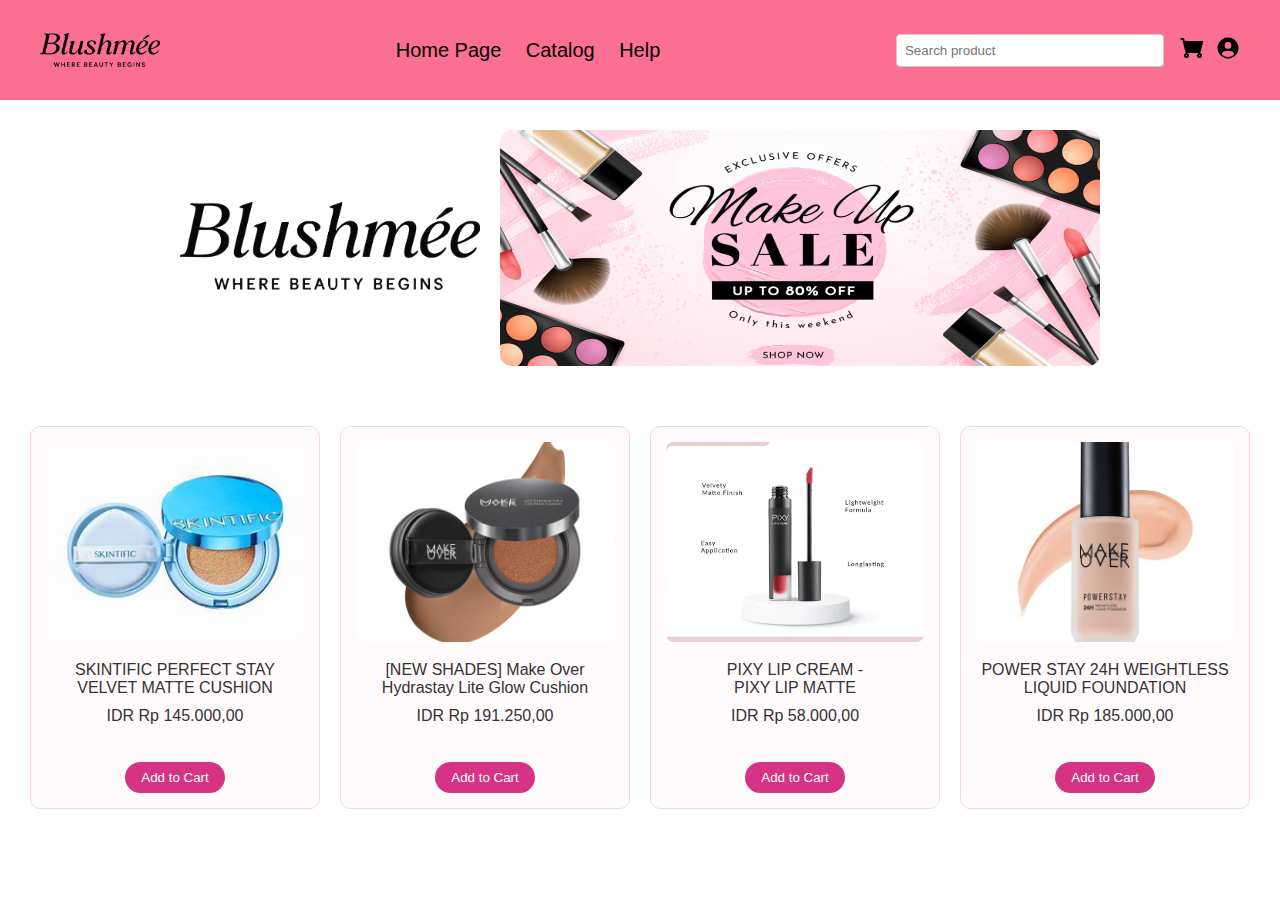
<file: index.html>
<!DOCTYPE html>
<html lang="en">
  <head>
    <meta charset="UTF-8" />
    <meta name="viewport" content="width=device-width, initial-scale=1.0" />
    <title>Blushmée</title>
    <link rel="stylesheet" href="beranda.css" />
  </head>
  <body>
    <header class="navbar">
      <div class="logo">
        <img src="logo.png" alt="Blushmée Logo" />
      </div>
      <nav>
        <a href="index.html">Home Page</a>
        <a href="catalog.html">Catalog</a>
        <a href="bantuan.html">Help</a>
      </nav>
      <div class="header-right">
        <input type="text" placeholder="Search product" class="search-bar" />
        <div class="icons">
          <a href="cart.html">
            <img
              src="keranjang icon.svg"
              alt="Keranjang"
              width="24"
              height="24"
            />
          </a>
          <a href="profil.html">
            <img src="profile icon.svg" alt="Profil" width="24" height="24" />
          </a>
        </div>
      </div>
    </header>

    <div class="main-container">
      <section class="content">
        <div class="banner-with-logo">
          <div class="logo-image">
            <img src="logo.png" alt="Blushmée Logo" />
          </div>
          <div class="banner">
            <img src="banner.jpeg" alt="Banner" />
          </div>
        </div>

        <div class="product-list">
          <!-- Produk 1 -->
          <div class="product-card">
            <a href="catalog.html"><img src="skintific.jpg" alt="Product" /></a>
            <p>SKINTIFIC PERFECT STAY VELVET MATTE CUSHION</p>
            <p>IDR Rp 145.000,00</p>
            <div class="button-wrapper">
              <button>Add to Cart</button>
            </div>
          </div>

          <!-- Produk 2 -->
          <div class="product-card">
            <a href="catalog.html"
              ><img src="Make Over.jpg" alt="Product" />
            </a>
            <p>[NEW SHADES] Make Over Hydrastay Lite Glow Cushion</p>
            <p>IDR Rp 191.250,00</p>
            <div class="button-wrapper">
              <button>Add to Cart</button>
            </div>
          </div>

          <!-- Produk 3 -->
          <div class="product-card">
            <a href="catalog.html"
              ><img src="shopping (4).webp" alt="Product"
            /></a>
            <p>PIXY LIP CREAM - <br />PIXY LIP MATTE</p>
            <p>IDR Rp 58.000,00</p>
            <div class="button-wrapper">
              <button>Add to Cart</button>
            </div>
          </div>

          <!-- Produk 4 -->
          <div class="product-card">
            <a href="catalog.html">
              <img src="make over 2.jpg" alt="Product" />
            </a>
            <p>POWER STAY 24H WEIGHTLESS LIQUID FOUNDATION</p>
            <p>IDR Rp 185.000,00</p>
            <div class="button-wrapper">
              <button>Add to Cart</button>
            </div>
          </div>
        </div>
      </section>
    </div>
  </body>
</html>
</file>
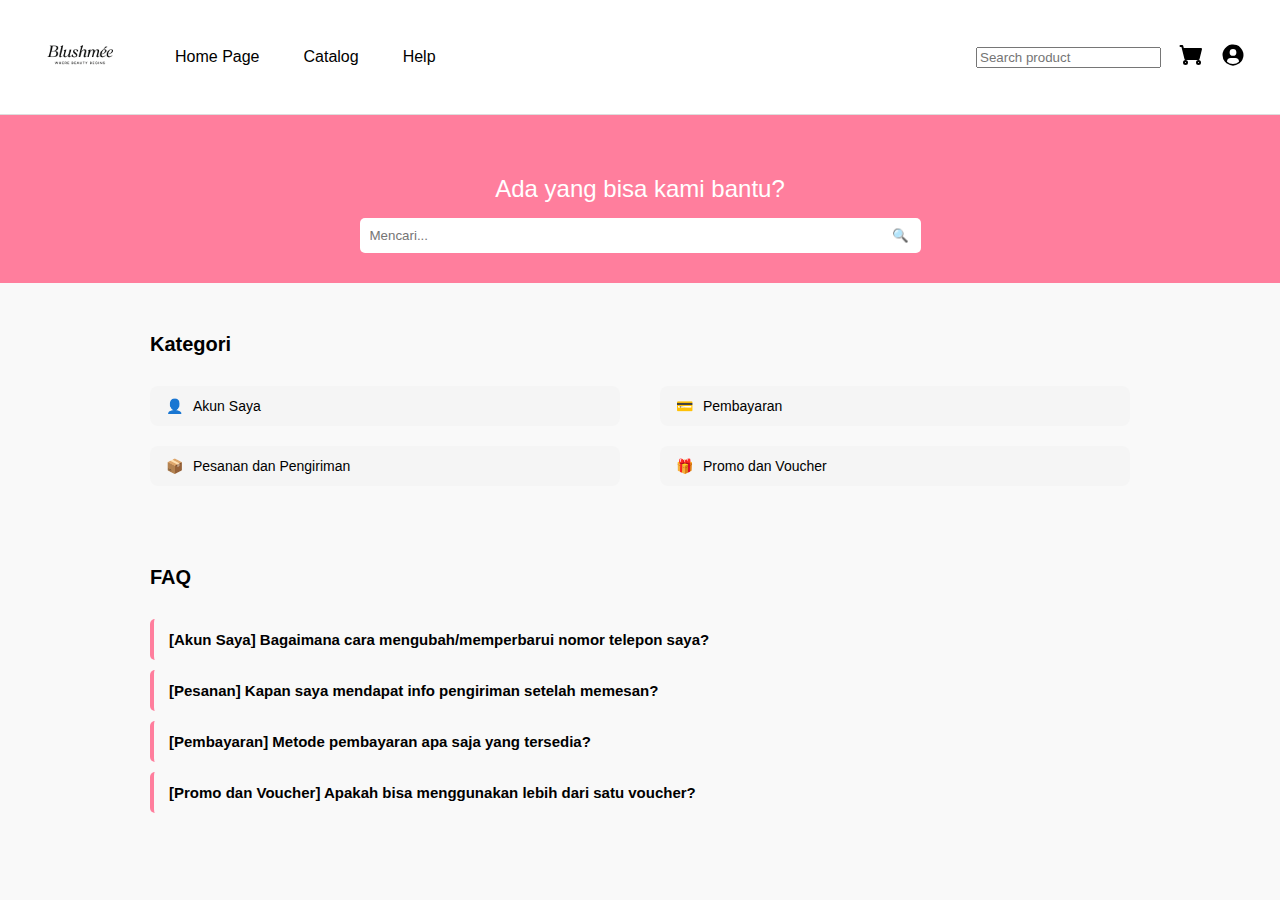
<file: bantuan.html>
<!DOCTYPE html>
<html lang="id">
<head>
  <meta charset="UTF-8" />
  <meta name="viewport" content="width=device-width, initial-scale=1.0"/>
  <title>Bantuan - Blushmée</title>
  <link rel="stylesheet" href="bantuan.css" />
</head>
<body>
  <header class="header">
    <div class="logo">
      <img src="blushme.png" alt="Logo Blushmée" class="logo-img">
    </div>

    <nav class="nav">
      <a href="index.html">Home Page</a>
      <a href="catalog.html">Catalog</a>
      <a href="bantuan.html">Help</a>
    </nav>

    <div class="nav-actions">
      <input type="text" placeholder="Search product" class="search-box">
      <a href="cart.html" class="icon">
        <img src="keranjang icon.svg" alt="Cart" width="24" height="24">
      </a>
      <a href="profil.html" class="icon">
        <img src="profile icon.svg" alt="Profile" width="24" height="24">
      </a>
    </div>
  </header>

  <section class="help-hero">
    <h2>Ada yang bisa kami bantu?</h2>
    <div class="search-box">
      <input type="text" placeholder="Mencari..." />
      <button>🔍</button>
    </div>
  </section>

  <section class="category-section">
    <h3>Kategori</h3>
    <div class="category-grid">
      <div class="category-item"><span class="icon">👤</span> Akun Saya</div>
      <div class="category-item"><span class="icon">💳</span> Pembayaran</div>
      <div class="category-item"><span class="icon">📦</span> Pesanan dan Pengiriman</div>
      <div class="category-item"><span class="icon">🎁</span> Promo dan Voucher</div>
    </div>
  </section>

  <div class="faq-section">
    <h3 class="section-title">FAQ</h3>

    <div class="faq-item">
      <div class="faq-question">[Akun Saya] Bagaimana cara mengubah/memperbarui nomor telepon saya?</div>
      <div class="faq-answer">Anda bisa mengubah nomor telepon melalui menu "Profil" di halaman akun.</div>
    </div>

    <div class="faq-item">
      <div class="faq-question">[Pesanan] Kapan saya mendapat info pengiriman setelah memesan?</div>
      <div class="faq-answer">Info pengiriman biasanya muncul 1x24 jam setelah pembayaran berhasil.</div>
    </div>

    <div class="faq-item">
      <div class="faq-question">[Pembayaran] Metode pembayaran apa saja yang tersedia?</div>
      <div class="faq-answer">Kami menerima transfer bank, e-wallet, dan kartu kredit.</div>
    </div>

    <div class="faq-item">
      <div class="faq-question">[Promo dan Voucher] Apakah bisa menggunakan lebih dari satu voucher?</div>
      <div class="faq-answer">Saat ini, hanya satu voucher yang dapat digunakan per transaksi.</div>
    </div>
  </div>

  <script src="script.js"></script>
</body>
</html>
</file>
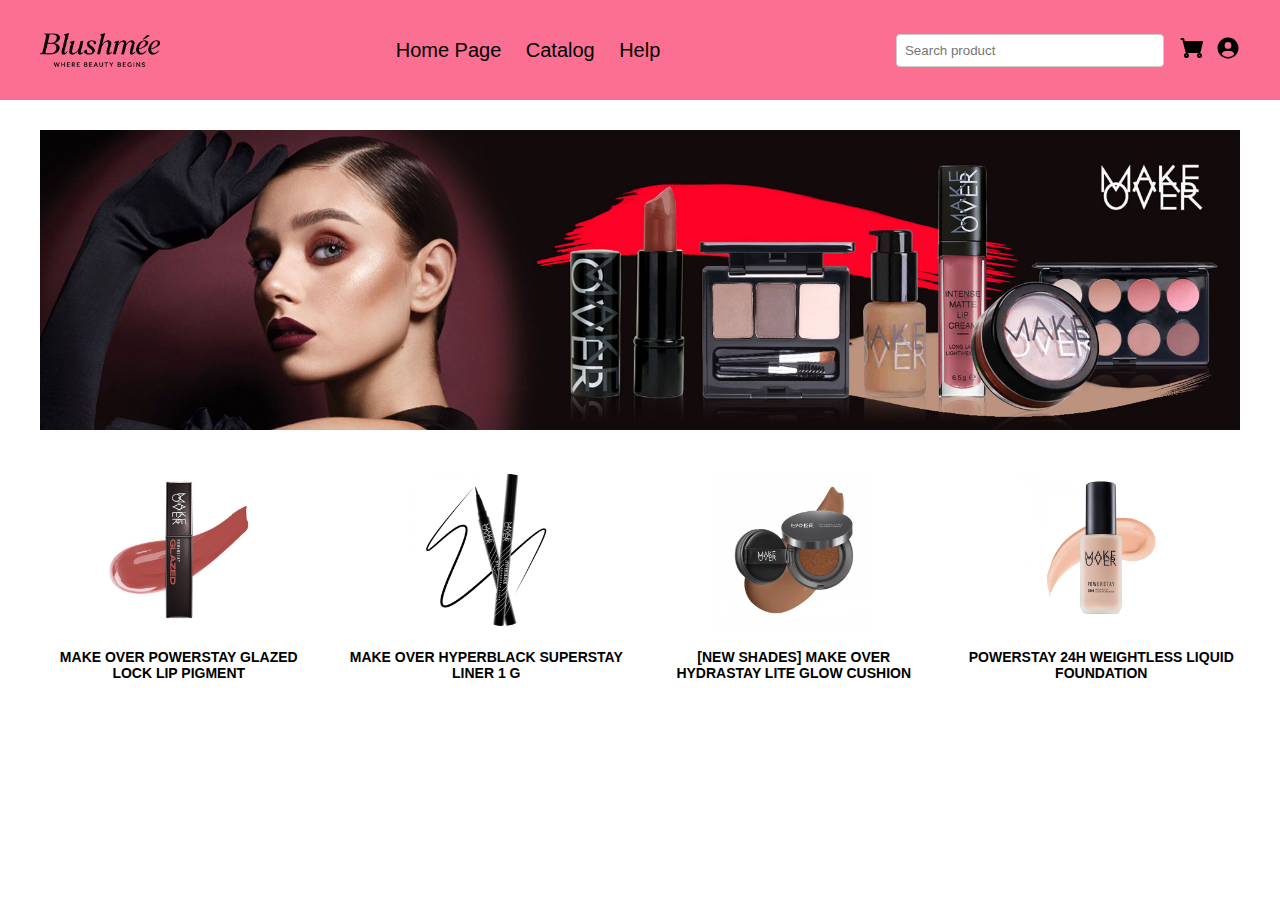
<file: catalog.html>
<!DOCTYPE html>
<html lang="en">
<head>
  <meta charset="UTF-8" />
  <meta name="viewport" content="width=device-width, initial-scale=1.0"/>
  <title>Catalog - Blushmée</title>
  <link rel="stylesheet" href="catalog.css" />
</head>
<body>
 
  <header class="navbar">
    <div class="logo">
      <img src="logo.png" alt="Blushmée Logo">
    </div>
        <nav>
          <a href="beranda.html">Home Page</a>
          <a href="catalog.html">Catalog</a>
          <a href="bantuan.html">Help</a>
        </nav>
        <div class="header-right">
            <input type="text" placeholder="Search product" class="search-bar">
            <div class="icons">
              <a href="cart.html">
                <img src="keranjang icon.svg" alt="Keranjang" width="24" height="24">
              </a>
              <a href="profil.html">
                <img src="profile icon.svg" alt="Profil" width="24" height="24">
              </a>
            </div>
          </div>
</header>

  <div class="catalog-container">
    <div class="banner">
      <img src = "gambar/banner.jpg" width="100%" >
    </div>
    <div class="product-grid">
      <div class="product-card-lip">
        <a href = "detailproduk4.html"><img src="gambar/lip.jpg" alt="Make Over Powerstay Glazed Lock Lip"></a>
        <p>MAKE OVER POWERSTAY GLAZED LOCK LIP PIGMENT</p></a>
      </div>
      <div class="product-card-hyperblack">
        <a href = "detailproduk3.html"><img src="gambar/hyperblack.jpg" alt="Make Over Hyperblack Superstay Liner 1 G"></a>
        <p>MAKE OVER HYPERBLACK SUPERSTAY LINER 1 G</p>
      </div>
       <div class="product-card-cushion">
        <a href = "detailproduk.html"><img src="gambar/cushion.jpg" alt="[New Shade] Make Over Hydrasty Lite Glow Cushion"></a>
        <p>[NEW SHADES] MAKE OVER HYDRASTAY LITE GLOW CUSHION </p>
      </div>
       <div class="product-card-foundation">
        <a href = "detailproduk2.html"><img src="gambar/foundation.jpg" alt="Powestay 24H Weightless Liquid Foundation"></a>
        <p>POWERSTAY 24H WEIGHTLESS LIQUID FOUNDATION</p>
      </div>
    </div>
  </div>

<script>
  const searchInput = document.querySelector('.search-cart input');
  const productCards = document.querySelectorAll('.product-grid > div');

  searchInput.addEventListener('input', function () {
    const keyword = this.value.toLowerCase();

    productCards.forEach(card => {
      const productName = card.querySelector('p').textContent.toLowerCase();
      if (productName.includes(keyword)) {
        card.style.display = 'flex'; 
      } else {
        card.style.display = 'none';
      }
    });
  });
</script>


</body>
</html>
</file>
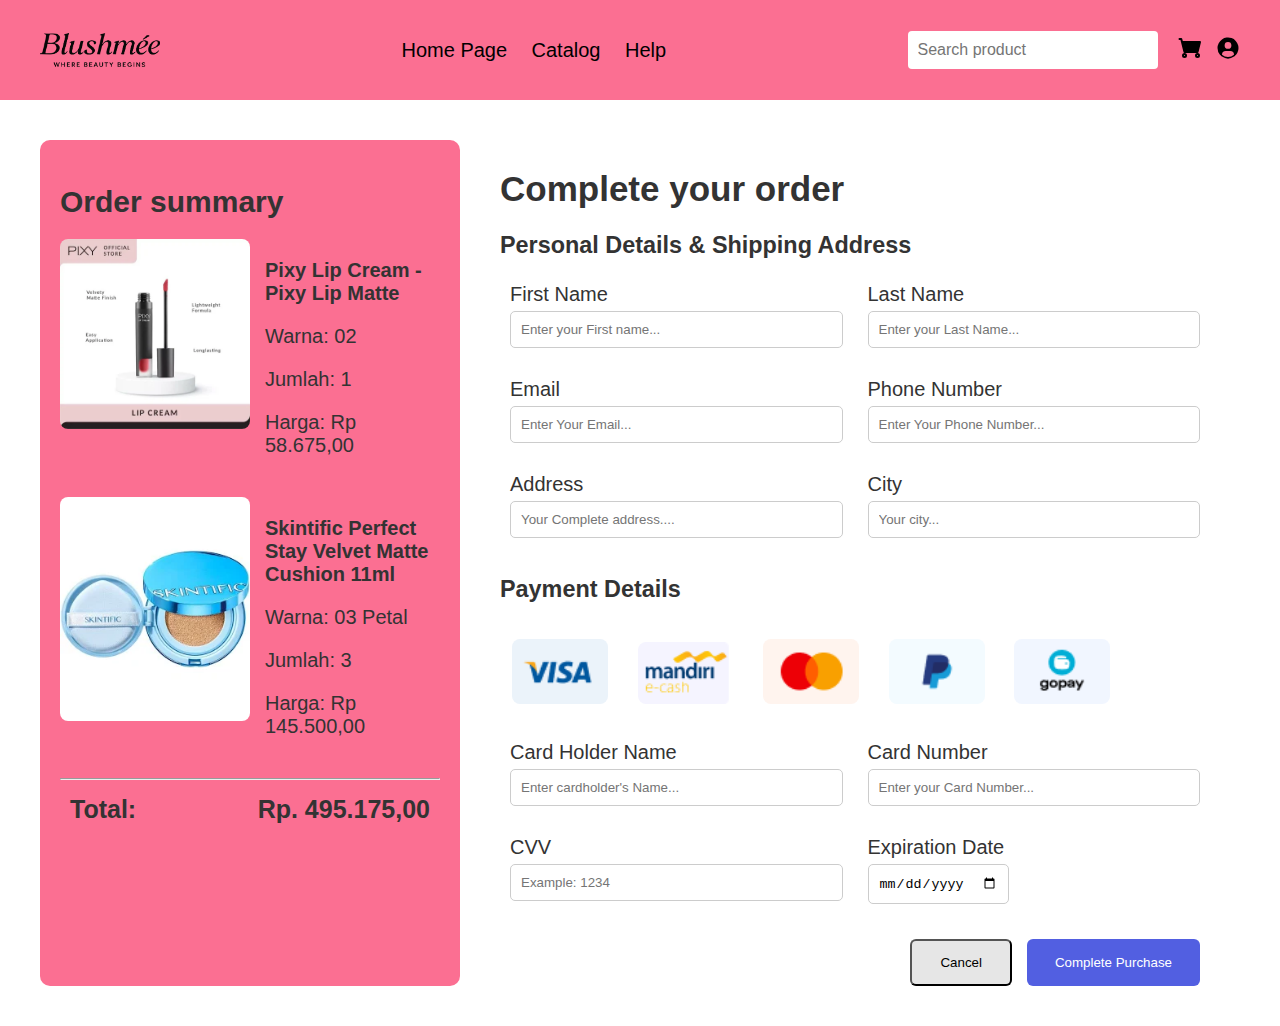
<file: checkout.html>
<!DOCTYPE html>
<html lang="id">
<head>
  <meta charset="UTF-8">
  <meta name="viewport" content="width=device-width, initial-scale=1.0">
  <title>Checkout - Blushmée</title>
  <style>
    * {
      box-sizing: border-box;
    }

    body {
      margin: 0;
      font-family: 'Segoe UI', sans-serif;
      background-color: #F0F0F0;
      color: #333;
    }

    .navbar {
        display: flex;
        justify-content: space-between;
        align-items: center;
        background: #FB6F92;
        padding: 20px 40px;
        color: rgb(0, 0, 0);
      }

      .logo {
        max-width: 120px;
        overflow: hidden;
        flex-shrink: 0;
        display: flex;
        align-items: center;
      }
      
      .logo img {
        height: 60px;
        width: auto;
        max-width: 100%;
        object-fit: contain;
      }

    .navbar nav a {
      margin: 0 10px;
      color: #000000;
      text-decoration: none;
      font-size: 20px;
    }

 .search-cart {
  display: flex;
  align-items: center;
  gap: 10px;
}

.search-wrapper {
  position: relative;
  width: 250px; 
}

.search-icon {
  position: absolute;
  top: 50%;
  left: 20px; 
  transform: translateY(-50%);
  width: 16px;
  height: 16px;
  pointer-events: none; 
  opacity: 0.5;
}

.search-wrapper input {
  width: 100%;
  padding: 8px 8px 8px 35px; 
  border: none;
  border-radius: 4px;
  font-size: 16px;
}

.icons a {
  margin-left: 10px;
  display: inline-block;
}

.icon-img {
  width: 28px;
  height: 28px;
  object-fit: contain;
  cursor: pointer;
  transition: transform 0.2s ease;
}

.icon-img:hover {
  transform: scale(1.1);
}

    .checkout-container {
      display: flex;
      padding: 40px;
      background: linear-gradient(to right, #ffffff 40%, #fff 40%);
      font-size: 20px;
    }

    .order-summary {
      background-color: #FB6F92;
      padding: 20px;
      width: 35%;
      border-radius: 10px;
    }

    .order-summary h2 {
      margin-bottom: 20px;
      font-size: 30px;
    }

    .product {
        display: flex;
        gap: 15px;
        margin-bottom: 20px;
        align-items: flex-start;
      }
  
      .product img {
        width: 190px;
        height: auto;
        object-fit: cover;
        border-radius: 8px;
      }

      .total {
        display: flex;
        justify-content: space-between;
        align-items: center;
        font-size: 25px;
        font-weight: bold;
        margin-top: 15px;
        padding: 0 10px;
      }

    .checkout-form {
      width: 65%;
      padding: 0 40px;
    }

    .checkout-form h2 {
      margin-bottom: 20px;
      font-size: 35px;
    }

    .form-grid {
      display: grid;
      grid-template-columns: repeat(2, 1fr);
      gap: 15px;
      margin-bottom: 20px;
    }

    .form-grid input {
      padding: 10px;
      border-radius: 5px;
      border: 1px solid #ccc;
    }

    .payment-icons {
      margin-bottom: 20px;
    }

    .payment-icons img {
      margin-right: 10px;
    }

    .buttons {
        display: flex;
        justify-content: flex-end; 
        gap: 15px; 
        margin-top: 20px;
    }

    .cancel {
      background-color: #E6E6E6;
      font-family: 'Poppins', sans-serif;
      padding: 14px 28px;
      border-radius: 6px;
      cursor: pointer;
    }

    .complete {
      background-color: #525FE1;
      font-family: 'Poppins', sans-serif;
      color: #fff;
      padding: 14px 28px;
      border: none;
      border-radius: 6px;
      cursor: pointer;
    }
   
    .form-group {
        margin-bottom: 15px;
        padding-left: 10px;
      }
      input[type="text"],
      input[type="email"],
      input[type="tel"],
      input[type="number"] {
          width: 100%;
          padding: 10px;
          box-sizing: border-box;
      }
  
    .form-group label {
      display: block;
      margin-bottom: 5px;
      font-weight: 500;
    }

    input[type="month"] {
        padding: 10px;
        border-radius: 5px;
        border: 1px solid #ccc;
        font-size: 14px;
      }
      

    .payment-img {
        width: 100px;
        height: auto;
        margin: 10px;
        cursor: pointer;
        border: 2px solid transparent;
        border-radius: 10px;
        transition: 0.2s ease;
      }
      
      input[type="radio"]:checked + .payment-img {
        border-color: #5c6bc0;
        box-shadow: 0 0 10px rgba(92, 107, 192, 0.6);
      }

    @media (max-width: 768px) {
      .checkout-container {
        flex-direction: column;
        padding: 20px;
        background: linear-gradient(to bottom, #FB6F92 30%, #fff 30%);
      }

      .order-summary,
      .checkout-form {
        width: 100%;
        padding: 20px;
      }

      .form-grid {
        grid-template-columns: 1fr;
      }

      .navbar {
        flex-direction: column;
        align-items: flex-start;
        gap: 10px;
      }

      .search-cart {
        width: 100%;
        justify-content: space-between;
      }

      .buttons {
        flex-direction: column;
        gap: 10px;
      }

      .cancel,
      .complete {
        width: 100%;
      }
    }

    .loader {
        border: 3px solid #f3f3f3;
        border-top: 3px solid #ffffff;
        border-radius: 50%;
        width: 16px;
        height: 16px;
        animation: spin 1s linear infinite;
        display: inline-block;
        vertical-align: middle;
        margin-right: 10px;
      }
      
      @keyframes spin {
        0% { transform: rotate(0deg); }
        100% { transform: rotate(360deg); }
      }
  </style>
</head>
<body>
      <header class="navbar">
        <div class="logo">
          <img src="logo.png" alt="Blushmée Logo">
        </div>
        <nav>
          <a href="index.html">Home Page</a>
          <a href="catalog.html">Catalog</a>
          <a href="bantuan.html">Help</a>
        </nav>
        <div class="search-cart">
            <div class="search-wrapper">
              <input type="text" placeholder="Search product" />
            </div>
            <span class="icons">
                <a href="cart.html">
                    <img src="keranjang icon.svg" alt="Keranjang" width="24" height="24">
                </a>
                <a href="profil.html">
                    <img src="profile icon.svg" alt="Profil" width="24" height="24">
                </a>
            </span>
        </div>
            </header>

  <main class="checkout-container">
    <section class="order-summary">
      <h2>Order summary</h2>

      <div class="product">
        <img src="lip pixy.webp" alt="Lip Cream">
        <div>
          <p><strong>Pixy Lip Cream - Pixy Lip Matte</strong></p>
          <p>Warna: 02</p>
          <p>Jumlah: 1</p>
          <p>Harga: Rp 58.675,00</p>
        </div>
      </div>

      <div class="product">
        <img src="skintific.webp" alt="Cushion">
        <div>
          <p><strong>Skintific Perfect Stay Velvet Matte Cushion 11ml</strong></p>
          <p>Warna: 03 Petal</p>
          <p>Jumlah: 3</p>
          <p>Harga: Rp 145.500,00</p>
        </div>
      </div>

      <hr>
      <p class="total">
        <span>Total:</span>
        <span>Rp. 495.175,00</span>
      </p>
    </section>

    <section class="checkout-form">
      <h2>Complete your order</h2>

      <h3>Personal Details & Shipping Address</h3>
      <div class="form-grid">
        <div class="form-group">
          <label for="firstName">First Name</label>
          <input type="text" id="firstName" placeholder="Enter your First name...">
        </div>
        <div class="form-group">
          <label for="lastName">Last Name</label>
          <input type="text" id="lastName" placeholder="Enter your Last Name...">
        </div>
    
        <div class="form-group">
          <label for="email">Email</label>
          <input type="email" id="email" placeholder="Enter Your Email...">
        </div>
        
        <div class="form-group">
          <label for="phone">Phone Number</label>
          <input type="text" id="phone" placeholder="Enter Your Phone Number...">
        </div>
        
        <div class="form-group">
          <label for="address">Address</label>
          <input type="text" id="address" placeholder="Your Complete address....">
        </div>
        
        <div class="form-group">
          <label for="city">City</label>
          <input type="text" id="city" placeholder="Your city...">
        </div>
      </div>

      <h3>Payment Details</h3>
      <form>
        <label>
          <input type="radio" name="payment" value="Visa" style="display: none;">
          <img src="Visa.png" alt="Visa" class="payment-img">
        </label>
      
        <label>
            <input type="radio" name="payment" value="Mandiri" style="display: none;">
            <img src="Mandiri.png" alt="Mandiri" class="payment-img">
          </label>

        <label>
          <input type="radio" name="payment" value="MasterCard" style="display: none;">
          <img src="Mastercard.png" alt="MasterCard" class="payment-img">
        </label>
      

        <label>
            <input type="radio" name="payment" value="PayPal" style="display: none;">
            <img src="PayPal.png" alt="PayPal" class="payment-img">
          </label>
      
          <label>
            <input type="radio" name="payment" value="Gopay" style="display: none;">
            <img src="Gopay.png" alt="Gopay" class="payment-img">
          </label>
        
      
        <p id="selected-payment" style="margin-top: 10px; font-weight: bold;"></p>
      </form>

      <div class="form-grid">
        <div class="form-group">
          <label for="cardHolder">Card Holder Name</label>
          <input type="text" id="cardHolder" placeholder="Enter cardholder's Name..." >
        </div>
      
        <div class="form-group">
          <label for="cardNumber">Card Number</label>
          <input type="text" id="cardNumber" placeholder="Enter your Card Number..." >
        </div>
      
        <div class="form-group">
          <label for="cvv">CVV</label>
          <input type="text" id="cvv" placeholder="Example: 1234" >
        </div>
      
        <div class="form-group">
            <label for="expDate">Expiration Date</label>
            <input type="date" id="expDate" placeholder="DD/MM/YY">
          </div>
      </div>

      <div class="buttons">
        <button class="cancel" id="cancelBtn">Cancel</button>
        <button class="complete" id="completeBtn">Complete Purchase</button>
      </div>
    </section>
  </main>

  <script>
    
    const paymentImages = document.querySelectorAll('.payment-img');
    const radios = document.querySelectorAll('input[type="radio"][name="payment"]');
    const selectedPayment = document.getElementById("selected-payment");
  
    paymentImages.forEach((img, index) => {
      img.addEventListener("click", () => {
        radios[index].checked = true;
        paymentImages.forEach(i => i.style.borderColor = "transparent");
        img.style.borderColor = "#5c6bc0";
        selectedPayment.textContent = "Selected Payment Method: " + radios[index].value;
      });
    });

    document.getElementById("cancelBtn").addEventListener("click", function() {
      const inputs = document.querySelectorAll("input");
      inputs.forEach(input => input.value = "");
      alert("Form telah dibersihkan.");
    });

    document.getElementById("completeBtn").addEventListener("click", function() {
      const requiredFields = ["firstName", "lastName", "email", "phone", "address", "city", "cardHolder", "cardNumber", "cvv", "expDate"];
      let valid = true;

      requiredFields.forEach(id => {
        const input = document.getElementById(id);
        if (!input.value.trim()) {
          input.style.border = "2px solid red";
          valid = false;
        } else {
          input.style.border = "1px solid #ccc";
        }
      });

      if (!valid) {
        alert("Please complete all required fields.");
        return;
      }
    
      const confirmPurchase = confirm("Are you sure you want to complete this purchase?");
      if (!confirmPurchase) return;
    
      const btn = document.getElementById("completeBtn");
      btn.innerHTML = `<span class="loader"></span> Processing...`;
      btn.disabled = true;
    
      setTimeout(() => {
        alert("Thank you! Your purchase has been successfully completed.");
        document.querySelectorAll("input").forEach(input => input.value = "");
        selectedPayment.textContent = "";
        btn.innerHTML = "Complete Purchase";
        btn.disabled = false;
      }, 2000);
    });
  </script>
</body>
</html>
</file>
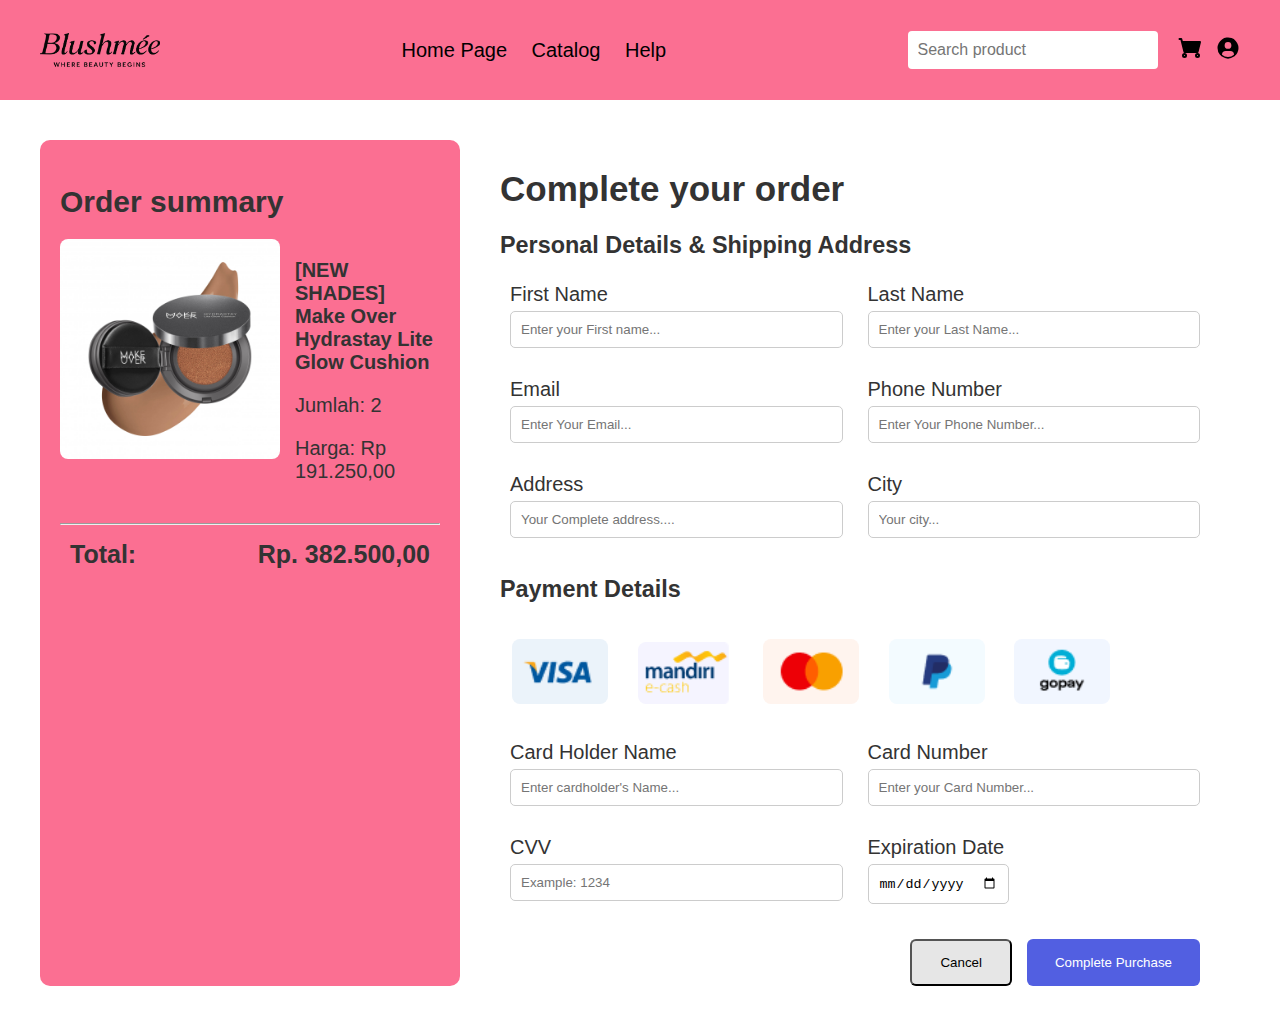
<file: checkout1.html>
<!DOCTYPE html>
<html lang="id">
<head>
  <meta charset="UTF-8">
  <meta name="viewport" content="width=device-width, initial-scale=1.0">
  <title>Checkout - Blushmée</title>
  <style>
    * {
      box-sizing: border-box;
    }

    body {
      margin: 0;
      font-family: 'Segoe UI', sans-serif;
      background-color: #F0F0F0;
      color: #333;
    }

    .navbar {
        display: flex;
        justify-content: space-between;
        align-items: center;
        background: #FB6F92;
        padding: 20px 40px;
        color: rgb(0, 0, 0);
      }

      .logo {
        max-width: 120px;
        overflow: hidden;
        flex-shrink: 0;
        display: flex;
        align-items: center;
      }
      
      .logo img {
        height: 60px;
        width: auto;
        max-width: 100%;
        object-fit: contain;
      }

    .navbar nav a {
      margin: 0 10px;
      color: #000000;
      text-decoration: none;
      font-size: 20px;
    }

 .search-cart {
  display: flex;
  align-items: center;
  gap: 10px;
}

.search-wrapper {
  position: relative;
  width: 250px; 
}

.search-icon {
  position: absolute;
  top: 50%;
  left: 20px; 
  transform: translateY(-50%);
  width: 16px;
  height: 16px;
  pointer-events: none; 
  opacity: 0.5;
}

.search-wrapper input {
  width: 100%;
  padding: 8px 8px 8px 35px; 
  border: none;
  border-radius: 4px;
  font-size: 16px;
}

.icons a {
  margin-left: 10px;
  display: inline-block;
}

.icon-img {
  width: 28px;
  height: 28px;
  object-fit: contain;
  cursor: pointer;
  transition: transform 0.2s ease;
}

.icon-img:hover {
  transform: scale(1.1);
}

    .checkout-container {
      display: flex;
      padding: 40px;
      background: linear-gradient(to right, #ffffff 40%, #fff 40%);
      font-size: 20px;
    }

    .order-summary {
      background-color: #FB6F92;
      padding: 20px;
      width: 35%;
      border-radius: 10px;
    }

    .order-summary h2 {
      margin-bottom: 20px;
      font-size: 30px;
    }

    .product {
        display: flex;
        gap: 15px;
        margin-bottom: 20px;
        align-items: flex-start;
      }
  
      .product img {
        width: 220px;
        height: auto;
        object-fit: cover;
        border-radius: 8px;
      }

      .total {
        display: flex;
        justify-content: space-between;
        align-items: center;
        font-size: 25px;
        font-weight: bold;
        margin-top: 15px;
        padding: 0 10px;
      }

    .checkout-form {
      width: 65%;
      padding: 0 40px;
    }

    .checkout-form h2 {
      margin-bottom: 20px;
      font-size: 35px;
    }

    .form-grid {
      display: grid;
      grid-template-columns: repeat(2, 1fr);
      gap: 15px;
      margin-bottom: 20px;
    }

    .form-grid input {
      padding: 10px;
      border-radius: 5px;
      border: 1px solid #ccc;
    }

    .payment-icons {
      margin-bottom: 20px;
    }

    .payment-icons img {
      margin-right: 10px;
    }

    .buttons {
        display: flex;
        justify-content: flex-end; 
        gap: 15px; 
        margin-top: 20px;
    }

    .cancel {
      background-color: #E6E6E6;
      font-family: 'Poppins', sans-serif;
      padding: 14px 28px;
      border-radius: 6px;
      cursor: pointer;
    }

    .complete {
      background-color: #525FE1;
      font-family: 'Poppins', sans-serif;
      color: #fff;
      padding: 14px 28px;
      border: none;
      border-radius: 6px;
      cursor: pointer;
    }
   
    .form-group {
        margin-bottom: 15px;
        padding-left: 10px;
      }
      input[type="text"],
      input[type="email"],
      input[type="tel"],
      input[type="number"] {
          width: 100%;
          padding: 10px;
          box-sizing: border-box;
      }
  
    .form-group label {
      display: block;
      margin-bottom: 5px;
      font-weight: 500;
    }

    input[type="month"] {
        padding: 10px;
        border-radius: 5px;
        border: 1px solid #ccc;
        font-size: 14px;
      }
      

    .payment-img {
        width: 100px;
        height: auto;
        margin: 10px;
        cursor: pointer;
        border: 2px solid transparent;
        border-radius: 10px;
        transition: 0.2s ease;
      }
      
      input[type="radio"]:checked + .payment-img {
        border-color: #5c6bc0;
        box-shadow: 0 0 10px rgba(92, 107, 192, 0.6);
      }

    @media (max-width: 768px) {
      .checkout-container {
        flex-direction: column;
        padding: 20px;
        background: linear-gradient(to bottom, #FB6F92 30%, #fff 30%);
      }

      .order-summary,
      .checkout-form {
        width: 100%;
        padding: 20px;
      }

      .form-grid {
        grid-template-columns: 1fr;
      }

      .navbar {
        flex-direction: column;
        align-items: flex-start;
        gap: 10px;
      }

      .search-cart {
        width: 100%;
        justify-content: space-between;
      }

      .buttons {
        flex-direction: column;
        gap: 10px;
      }

      .cancel,
      .complete {
        width: 100%;
      }
    }

    .loader {
        border: 3px solid #f3f3f3;
        border-top: 3px solid #ffffff;
        border-radius: 50%;
        width: 16px;
        height: 16px;
        animation: spin 1s linear infinite;
        display: inline-block;
        vertical-align: middle;
        margin-right: 10px;
      }
      
      @keyframes spin {
        0% { transform: rotate(0deg); }
        100% { transform: rotate(360deg); }
      }
  </style>
</head>
<body>
  <header class="navbar">
    <div class="logo">
      <img src="logo.png" alt="Blushmée Logo">
    </div>
        <nav>
          <a href="index.html">Home Page</a>
          <a href="catalog.html">Catalog</a>
          <a href="bantuan.html">Help</a>
        </nav>
        <div class="search-cart">
            <div class="search-wrapper">
              <input type="text" placeholder="Search product" />
            </div>
            <span class="icons">
                <a href="cart.html">
                    <img src="keranjang icon.svg" alt="Keranjang" width="24" height="24">
                </a>
                <a href="profil.html">
                    <img src="profile icon.svg" alt="Profil" width="24" height="24">
                </a>
            </span>
        </div>
            </header>

  <main class="checkout-container">
    <section class="order-summary">
      <h2>Order summary</h2>

      <div class="product">
        <img src="Make Over.jpg" alt="Make Over">
        <div>
          <p><strong>[NEW SHADES] Make Over Hydrastay Lite Glow Cushion</strong></p>
          <p>Jumlah: 2</p>
          <p>Harga: Rp 191.250,00</p>
        </div>
      </div>

      <hr>
      <p class="total">
        <span>Total:</span>
        <span>Rp. 382.500,00</span>
      </p>
    </section>

    <section class="checkout-form">
      <h2>Complete your order</h2>

      <h3>Personal Details & Shipping Address</h3>
      <div class="form-grid">
        <div class="form-group">
          <label for="firstName">First Name</label>
          <input type="text" id="firstName" placeholder="Enter your First name...">
        </div>
        <div class="form-group">
          <label for="lastName">Last Name</label>
          <input type="text" id="lastName" placeholder="Enter your Last Name...">
        </div>
    
        <div class="form-group">
          <label for="email">Email</label>
          <input type="email" id="email" placeholder="Enter Your Email...">
        </div>
        
        <div class="form-group">
          <label for="phone">Phone Number</label>
          <input type="text" id="phone" placeholder="Enter Your Phone Number...">
        </div>
        
        <div class="form-group">
          <label for="address">Address</label>
          <input type="text" id="address" placeholder="Your Complete address....">
        </div>
        
        <div class="form-group">
          <label for="city">City</label>
          <input type="text" id="city" placeholder="Your city...">
        </div>
      </div>

      <h3>Payment Details</h3>
      <form>
        <label>
          <input type="radio" name="payment" value="Visa" style="display: none;">
          <img src="Visa.png" alt="Visa" class="payment-img">
        </label>
      
        <label>
            <input type="radio" name="payment" value="Mandiri" style="display: none;">
            <img src="Mandiri.png" alt="Mandiri" class="payment-img">
          </label>

        <label>
          <input type="radio" name="payment" value="MasterCard" style="display: none;">
          <img src="Mastercard.png" alt="MasterCard" class="payment-img">
        </label>
      

        <label>
            <input type="radio" name="payment" value="PayPal" style="display: none;">
            <img src="PayPal.png" alt="PayPal" class="payment-img">
          </label>
      
          <label>
            <input type="radio" name="payment" value="Gopay" style="display: none;">
            <img src="Gopay.png" alt="Gopay" class="payment-img">
          </label>
        
      
        <p id="selected-payment" style="margin-top: 10px; font-weight: bold;"></p>
      </form>

      <div class="form-grid">
        <div class="form-group">
          <label for="cardHolder">Card Holder Name</label>
          <input type="text" id="cardHolder" placeholder="Enter cardholder's Name..." >
        </div>
      
        <div class="form-group">
          <label for="cardNumber">Card Number</label>
          <input type="text" id="cardNumber" placeholder="Enter your Card Number..." >
        </div>
      
        <div class="form-group">
          <label for="cvv">CVV</label>
          <input type="text" id="cvv" placeholder="Example: 1234" >
        </div>
      
        <div class="form-group">
            <label for="expDate">Expiration Date</label>
            <input type="date" id="expDate" placeholder="DD/MM/YY">
          </div>
      </div>

      <div class="buttons">
        <button class="cancel" id="cancelBtn">Cancel</button>
        <button class="complete" id="completeBtn">Complete Purchase</button>
      </div>
    </section>
  </main>

  <script>
    
    const paymentImages = document.querySelectorAll('.payment-img');
    const radios = document.querySelectorAll('input[type="radio"][name="payment"]');
    const selectedPayment = document.getElementById("selected-payment");
  
    paymentImages.forEach((img, index) => {
      img.addEventListener("click", () => {
        radios[index].checked = true;
        paymentImages.forEach(i => i.style.borderColor = "transparent");
        img.style.borderColor = "#5c6bc0";
        selectedPayment.textContent = "Selected Payment Method: " + radios[index].value;
      });
    });

    document.getElementById("cancelBtn").addEventListener("click", function() {
      const inputs = document.querySelectorAll("input");
      inputs.forEach(input => input.value = "");
      alert("Form telah dibersihkan.");
    });

    document.getElementById("completeBtn").addEventListener("click", function() {
      const requiredFields = ["firstName", "lastName", "email", "phone", "address", "city", "cardHolder", "cardNumber", "cvv", "expDate"];
      let valid = true;

      requiredFields.forEach(id => {
        const input = document.getElementById(id);
        if (!input.value.trim()) {
          input.style.border = "2px solid red";
          valid = false;
        } else {
          input.style.border = "1px solid #ccc";
        }
      });

      if (!valid) {
        alert("Please complete all required fields.");
        return;
      }
    
      const confirmPurchase = confirm("Are you sure you want to complete this purchase?");
      if (!confirmPurchase) return;
    
      const btn = document.getElementById("completeBtn");
      btn.innerHTML = `<span class="loader"></span> Processing...`;
      btn.disabled = true;
    
      setTimeout(() => {
        alert("Thank you! Your purchase has been successfully completed.");
        document.querySelectorAll("input").forEach(input => input.value = "");
        selectedPayment.textContent = "";
        btn.innerHTML = "Complete Purchase";
        btn.disabled = false;
      }, 2000);
    });
  </script>
</body>
</html>
</file>
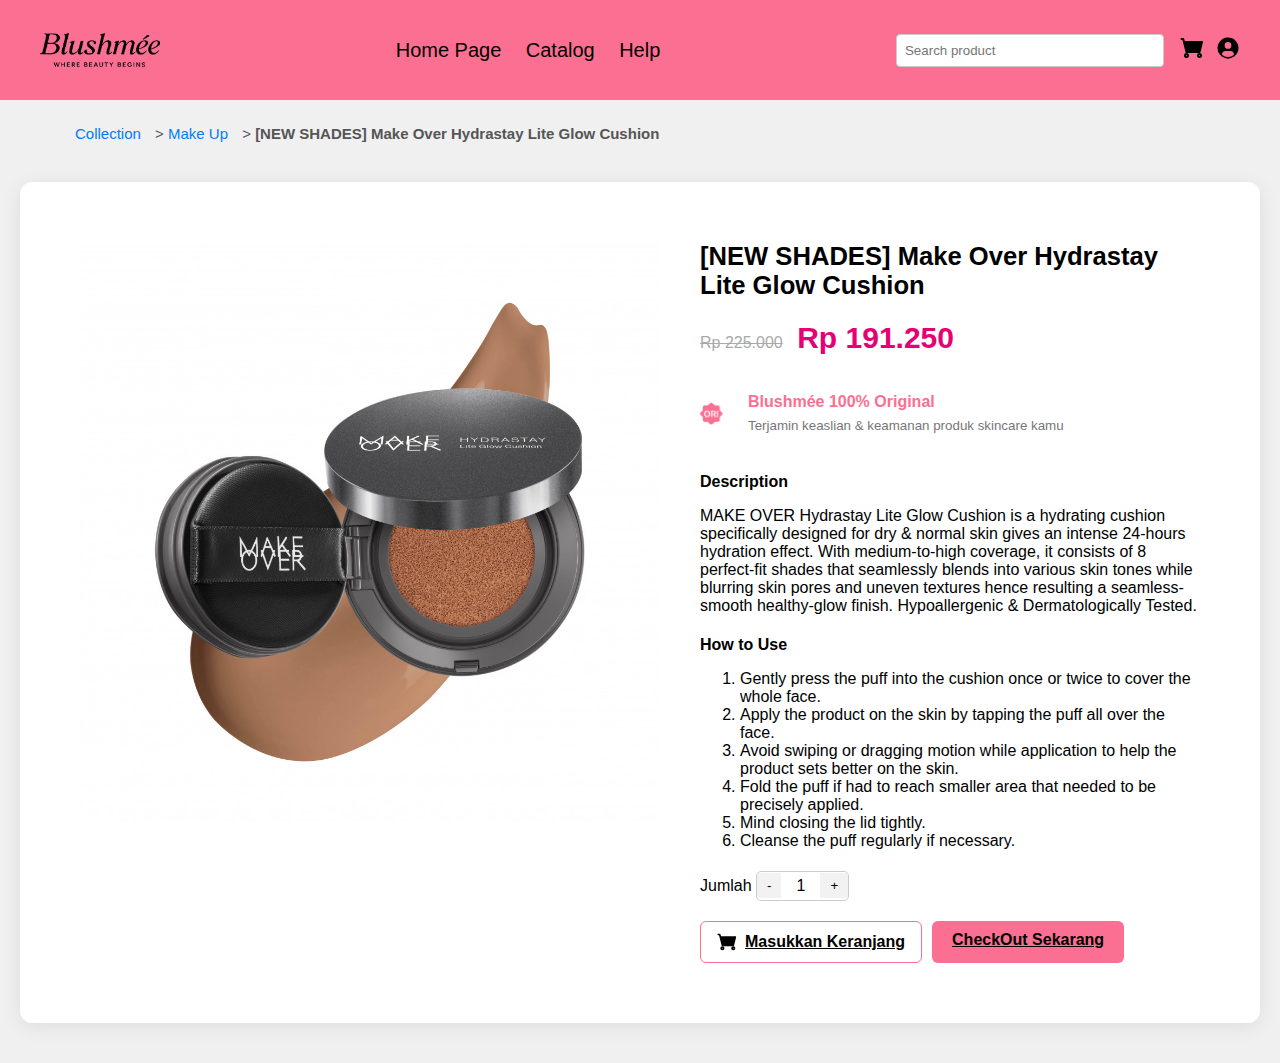
<file: detailproduk.html>
<!DOCTYPE html>
<html lang="en">
<head>
  <meta charset="UTF-8" />
  <meta name="viewport" content="width=device-width, initial-scale=1.0"/>
  <title>Detail Produk - Blushmée</title>
  <style>
    body {
      margin: 0;
      font-family: 'Segoe UI', sans-serif;
      background-color: #F0F0F0;
      font-size: 16px;
    }

    .navbar {
      display: flex;
      justify-content: space-between;
      align-items: center;
      background: #FB6F92;
      padding: 20px 40px;
      color: rgb(0, 0, 0);
    }

       .logo {
        max-width: 120px;
        overflow: hidden;
        flex-shrink: 0;
        display: flex;
        align-items: center;
      }
      
      .logo img {
        height: 60px;
        width: auto;
        max-width: 100%;
        object-fit: contain;
      }

    .navbar nav a {
      margin: 0 10px;
      color: #000000;
      text-decoration: none;
      font-size: 20px;
    }

    .header-right {
        display: flex;
        align-items: center;
        gap: 16px; 
      }
      
      .search-bar {
        padding: 8px;
        border-radius: 4px;
        border: 1px solid #ccc;
        width: 250px; 
      }
      
      .icons {
        display: flex;
        align-items: center;
        gap: 12px;
      }
      
      .icons img {
        width: 24px;
        height: 24px;
        cursor: pointer;
      }

    .breadcrumb {
      margin: 25px;
      color: #555;
      font-size: 15px ;
      padding-left: 50px; 
    }

    .breadcrumb a {
      color: #007bff;
      text-decoration: none;
      margin-right: 10px;
      font-size: 15px;
    }

    .breadcrumb a:hover {
      text-decoration: underline;
    }

    .product-detail {
      display: flex;
      flex-wrap: wrap;
      justify-content: center;
      gap: 40px;
      padding: 20px 40px;
      align-items: flex-start;
      max-width: 1200px;
      margin: 0 auto;
    }

    .product-image {
      flex: 1 1 400px;
      display: flex;
      justify-content: center;
    }

    .product-image img {
      width: 100%;
      max-width: 600px;
      height: auto;
      border-radius: 8px;
      object-fit: contain;
    }

    .product-info {
      flex: 1 1 400px;
      max-width: 500px;
    }

    .product-info h2 {
      margin-top: 0;
      font-size: 1.6rem;
    }

    .price-block {
      margin: 20px 0;
    }

    .old-price {
      text-decoration: line-through;
      color: #aaa;
      margin-right: 10px;
      font-size: 1rem;
    }

    .new-price {
      font-size: 30px;
      font-weight: bold;
      color: #e60073;
    }

    .blushmee-note-wrapper {
      display: flex;
      align-items: center;
      gap: 10px;
      margin-top: 20px;
      flex-wrap: wrap;
    }

    .note-icon {
      width: 38px;
      height: 38px;
      object-fit: contain;
    }

    .blushmee-note {
      font-weight: bold;
      color: #FB6F92;
      line-height: 1.4;
      font-size: 1rem;
    }

    .blushmee-note small {
      font-weight: normal;
      color: #777;
      display: block;
      margin-top: 3px;
    }

    .description h4 {
      margin-bottom: 5px;
    }

    .qty-control {
      display: inline-flex;
      align-items: center;
      border: 1px solid #ccc;
      border-radius: 5px;
      overflow: hidden;
      margin-top: 5px;
    }

    .qty-control button {
      padding: 5px 10px;
      background-color: #f2f2f2;
      border: none;
      cursor: pointer;
    }

    .qty-control span {
      padding: 5px 15px;
      background-color: #fff;
    }

    .buttons {
      margin-top: 20px;
      display: flex;
      flex-wrap: wrap;
      gap: 10px;
    }

    .cart-btn, .buy-btn {
      padding: 10px 20px;
      border: none;
      border-radius: 6px;
      font-weight: bold;
      cursor: pointer;
      font-size: 1rem;
    }

    .cart-btn {
        display: inline-flex;
        align-items: center;
        gap: 8px; 
        background-color: #fff;
        border: 1px solid #FB6F92;
        color: #000000;
        padding: 10px 16px;
        border-radius: 6px;
        font-weight: bold;
        font-size: 1rem;
        cursor: pointer;
        transition: all 0.3s ease;
      }
      
      .cart-btn:hover {
        background-color: #FB6F92;
        color: white;
      }
      
      .cart-btn img {
        width: 20px;
        height: 20px;
      }

    .buy-btn {
      background-color: #FB6F92;
      color: rgb(0, 0, 0);
    }

    .buy-btn:hover {
      opacity: 0.9;
    }

    @media (max-width: 768px) {
      .product-detail {
        flex-direction: column;
        align-items: center;
        padding: 20px;
      }

      .product-image img {
        max-width: 100%;
        width: auto;
      }

      .product-info {
        text-align: center;
      }

      .buttons {
        flex-direction: column;
      }

      .blushmee-note-wrapper {
        justify-content: center;
        text-align: center;
      }
    }

    .product-wrapper {
        background-color: white;
        border-radius: 12px;
        box-shadow: 0 4px 20px rgba(0, 0, 0, 0.08);
        margin: 40px auto;
        padding: 40px 20px;
        max-width: 1200px;
      }
  </style>
</head>
<body>
    <header class="navbar">
        <div class="logo">
          <img src="logo.png" alt="Blushmée Logo">
        </div>
            <nav>
              <a href="index.html">Home Page</a>
              <a href="catalog.html">Catalog</a>
              <a href="bantuan.html">Help</a>
            </nav>
            <div class="header-right">
                <input type="text" placeholder="Search product" class="search-bar">
                <div class="icons">
                  <a href="cart.html">
                    <img src="keranjang icon.svg" alt="Keranjang" width="24" height="24">
                  </a>
                  <a href="profil.html">
                    <img src="profile icon.svg" alt="Profil" width="24" height="24">
                  </a>
                </div>
              </div>
  </header>

  <div class="breadcrumb">
    <a href="beranda.html">Collection</a> &gt;
    <a href="beranda.html">Make Up</a> &gt;
    <strong>[NEW SHADES] Make Over Hydrastay Lite Glow Cushion</strong>
  </div>

  <div class="product-wrapper">
  <main class="product-detail">
    <div class="product-image">
      <img src="Make Over.jpg" alt="Make Over Cushion" />
    </div>
    <div class="product-info">
      <h2>[NEW SHADES] Make Over Hydrastay Lite Glow Cushion</h2>
      <div class="price-block">
        <span class="old-price">Rp 225.000</span>
        <span class="new-price">Rp 191.250</span>
        <div class="blushmee-note-wrapper">
          <img src="Frame 60.png" alt="Blushmée Original Icon" class="note-icon">
          <p class="blushmee-note">
            Blushmée 100% Original<br>
            <small>Terjamin keaslian & keamanan produk skincare kamu</small>
          </p>
        </div>
      </div>
      <div class="description">
        <h4>Description</h4>
        <p>MAKE OVER Hydrastay Lite Glow Cushion is a hydrating cushion specifically designed for dry & normal skin 
            gives an intense 24-hours hydration effect. With medium-to-high coverage, it consists of 8 perfect-fit shades 
            that seamlessly blends into various skin tones while blurring skin pores and uneven textures hence resulting 
            a seamless-smooth healthy-glow finish. Hypoallergenic & Dermatologically Tested.</p>
        <h4>How to Use</h4>
        <ol>
          <li>Gently press the puff into the cushion once or twice to cover the whole face.</li>
          <li>Apply the product on the skin by tapping the puff all over the face.</li>
          <li>Avoid swiping or dragging motion while application to help the product sets better on the skin.</li>
          <li>Fold the puff if had to reach smaller area that needed to be precisely applied.</li>
          <li>Mind closing the lid tightly.</li>
          <li>Cleanse the puff regularly if necessary.</li>
        </ol>
      </div>

      <div class="quantity">
        <label for="qty">Jumlah</label>
        <div class="qty-control">
          <button onclick="decreaseQty()">-</button>
          <span id="qty-value">1</span>
          <button onclick="increaseQty()">+</button>
        </div>
      </div>

      <div class="buttons">
        <a href="cart.html" class="cart-btn">
            <img src="keranjang icon.svg" alt="Keranjang" width="20" height="20" class="cart-icon">
            <span>Masukkan Keranjang</span>
          </a>
        
        <a href="checkout1.html" class="buy-btn">CheckOut Sekarang </a>
      </div>
    </div>
  </main>

  <script>
    let qty = 1;
    const qtyValue = document.getElementById("qty-value");

    function increaseQty() {
      qty++;
      qtyValue.textContent = qty;
    }

    function decreaseQty() {
      if (qty > 1) {
        qty--;
        qtyValue.textContent = qty;
      }
    }
  </script>
</body>
</html>
</file>
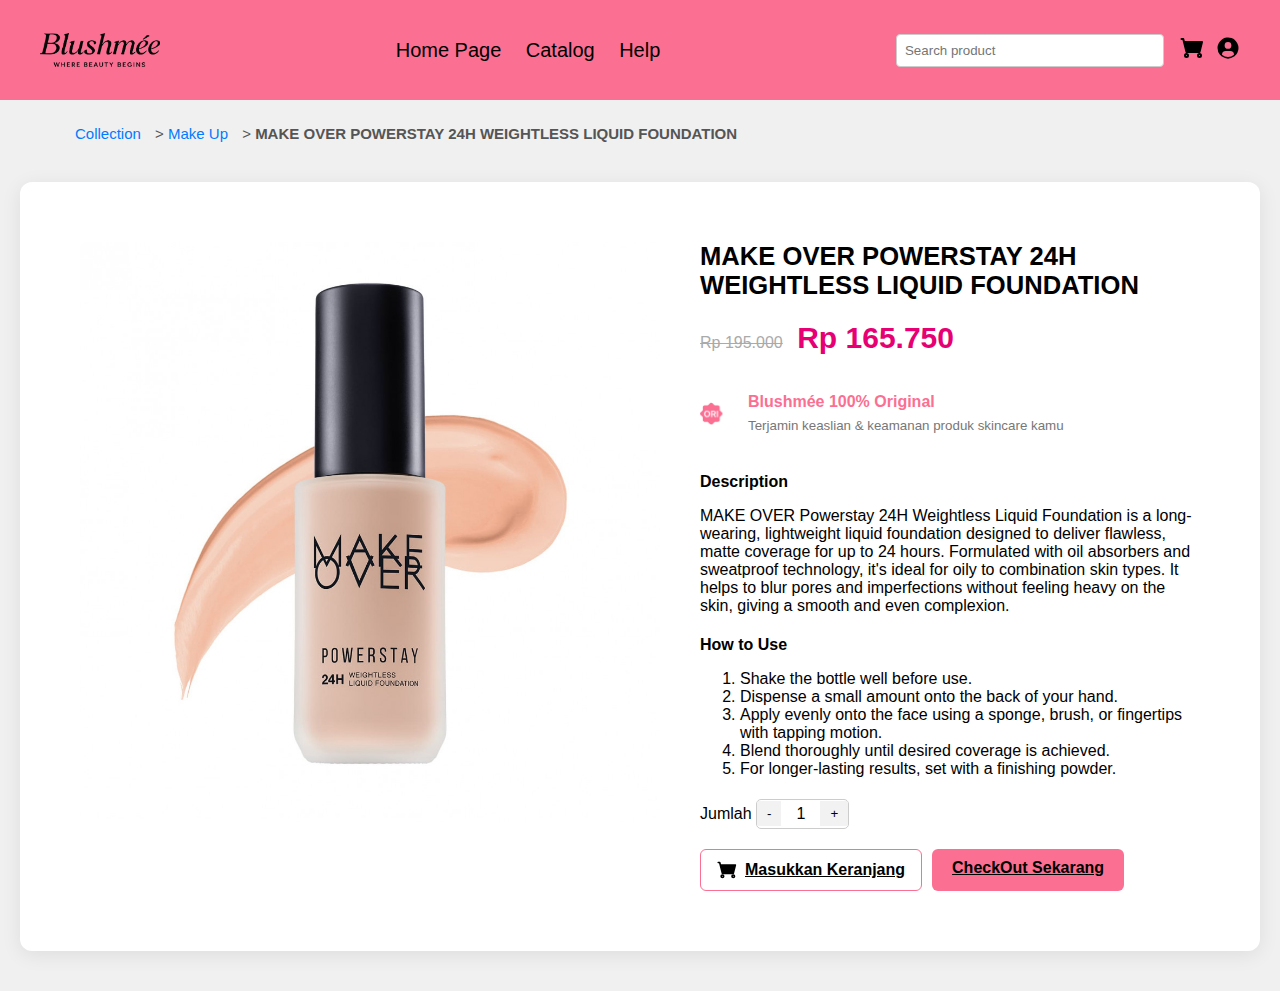
<file: detailproduk2.html>
<!DOCTYPE html>
<html lang="en">
<head>
  <meta charset="UTF-8" />
  <meta name="viewport" content="width=device-width, initial-scale=1.0"/>
  <title>Detail Produk - Blushmée</title>
  <style>
    body {
      margin: 0;
      font-family: 'Segoe UI', sans-serif;
      background-color: #F0F0F0;
      font-size: 16px;
    }

    .navbar {
      display: flex;
      justify-content: space-between;
      align-items: center;
      background: #FB6F92;
      padding: 20px 40px;
      color: rgb(0, 0, 0);
    }

       .logo {
        max-width: 120px;
        overflow: hidden;
        flex-shrink: 0;
        display: flex;
        align-items: center;
      }
      
      .logo img {
        height: 60px;
        width: auto;
        max-width: 100%;
        object-fit: contain;
      }

    .navbar nav a {
      margin: 0 10px;
      color: #000000;
      text-decoration: none;
      font-size: 20px;
    }

    .header-right {
        display: flex;
        align-items: center;
        gap: 16px; 
      }
      
      .search-bar {
        padding: 8px;
        border-radius: 4px;
        border: 1px solid #ccc;
        width: 250px; 
      }
      
      .icons {
        display: flex;
        align-items: center;
        gap: 12px;
      }
      
      .icons img {
        width: 24px;
        height: 24px;
        cursor: pointer;
      }

    .breadcrumb {
      margin: 25px;
      color: #555;
      font-size: 15px ;
      padding-left: 50px; 
    }

    .breadcrumb a {
      color: #007bff;
      text-decoration: none;
      margin-right: 10px;
      font-size: 15px;
    }

    .breadcrumb a:hover {
      text-decoration: underline;
    }

    .product-detail {
      display: flex;
      flex-wrap: wrap;
      justify-content: center;
      gap: 40px;
      padding: 20px 40px;
      align-items: flex-start;
      max-width: 1200px;
      margin: 0 auto;
    }

    .product-image {
      flex: 1 1 400px;
      display: flex;
      justify-content: center;
    }

    .product-image img {
      width: 100%;
      max-width: 600px;
      height: auto;
      border-radius: 8px;
      object-fit: contain;
    }

    .product-info {
      flex: 1 1 400px;
      max-width: 500px;
    }

    .product-info h2 {
      margin-top: 0;
      font-size: 1.6rem;
    }

    .price-block {
      margin: 20px 0;
    }

    .old-price {
      text-decoration: line-through;
      color: #aaa;
      margin-right: 10px;
      font-size: 1rem;
    }

    .new-price {
      font-size: 30px;
      font-weight: bold;
      color: #e60073;
    }

    .blushmee-note-wrapper {
      display: flex;
      align-items: center;
      gap: 10px;
      margin-top: 20px;
      flex-wrap: wrap;
    }

    .note-icon {
      width: 38px;
      height: 38px;
      object-fit: contain;
    }

    .blushmee-note {
      font-weight: bold;
      color: #FB6F92;
      line-height: 1.4;
      font-size: 1rem;
    }

    .blushmee-note small {
      font-weight: normal;
      color: #777;
      display: block;
      margin-top: 3px;
    }

    .description h4 {
      margin-bottom: 5px;
    }

    .qty-control {
      display: inline-flex;
      align-items: center;
      border: 1px solid #ccc;
      border-radius: 5px;
      overflow: hidden;
      margin-top: 5px;
    }

    .qty-control button {
      padding: 5px 10px;
      background-color: #f2f2f2;
      border: none;
      cursor: pointer;
    }

    .qty-control span {
      padding: 5px 15px;
      background-color: #fff;
    }

    .buttons {
      margin-top: 20px;
      display: flex;
      flex-wrap: wrap;
      gap: 10px;
    }

    .cart-btn, .buy-btn {
      padding: 10px 20px;
      border: none;
      border-radius: 6px;
      font-weight: bold;
      cursor: pointer;
      font-size: 1rem;
    }

    .cart-btn {
        display: inline-flex;
        align-items: center;
        gap: 8px; 
        background-color: #fff;
        border: 1px solid #FB6F92;
        color: #000000;
        padding: 10px 16px;
        border-radius: 6px;
        font-weight: bold;
        font-size: 1rem;
        cursor: pointer;
        transition: all 0.3s ease;
      }
      
      .cart-btn:hover {
        background-color: #FB6F92;
        color: white;
      }
      
      .cart-btn img {
        width: 20px;
        height: 20px;
      }

    .buy-btn {
      background-color: #FB6F92;
      color: rgb(0, 0, 0);
    }

    .buy-btn:hover {
      opacity: 0.9;
    }

    @media (max-width: 768px) {
      .product-detail {
        flex-direction: column;
        align-items: center;
        padding: 20px;
      }

      .product-image img {
        max-width: 100%;
        width: auto;
      }

      .product-info {
        text-align: center;
      }

      .buttons {
        flex-direction: column;
      }

      .blushmee-note-wrapper {
        justify-content: center;
        text-align: center;
      }
    }

    .product-wrapper {
        background-color: white;
        border-radius: 12px;
        box-shadow: 0 4px 20px rgba(0, 0, 0, 0.08);
        margin: 40px auto;
        padding: 40px 20px;
        max-width: 1200px;
      }
  </style>
</head>
<body>
    <header class="navbar">
        <div class="logo">
          <img src="logo.png" alt="Blushmée Logo">
        </div>
            <nav>
              <a href="index.html">Home Page</a>
              <a href="catalog.html">Catalog</a>
              <a href="bantuan.html">Help</a>
            </nav>
            <div class="header-right">
                <input type="text" placeholder="Search product" class="search-bar">
                <div class="icons">
                  <a href="cart.html">
                    <img src="keranjang icon.svg" alt="Keranjang" width="24" height="24">
                  </a>
                  <a href="profil.html">
                    <img src="profile icon.svg" alt="Profil" width="24" height="24">
                  </a>
                </div>
              </div>
  </header>

  <div class="breadcrumb">
    <a href="beranda.html">Collection</a> &gt;
    <a href="catalog.html">Make Up</a> &gt;
    <strong>MAKE OVER POWERSTAY 24H WEIGHTLESS LIQUID FOUNDATION </strong>
  </div>

  <div class="product-wrapper">
  <main class="product-detail">
    <div class="product-image">
      <img src="Foundation.jpg" alt="Make Over Foundation" />
    </div>
    <div class="product-info">
      <h2>MAKE OVER POWERSTAY 24H WEIGHTLESS LIQUID FOUNDATION</h2>
      <div class="price-block">
        <span class="old-price">Rp 195.000</span>
        <span class="new-price">Rp 165.750</span>
        <div class="blushmee-note-wrapper">
          <img src="Frame 60.png" alt="Blushmée Original Icon" class="note-icon">
          <p class="blushmee-note">
            Blushmée 100% Original<br>
            <small>Terjamin keaslian & keamanan produk skincare kamu</small>
          </p>
        </div>
      </div>
      <div class="description">
        <h4>Description</h4>
        <p>MAKE OVER Powerstay 24H Weightless Liquid Foundation is a long-wearing, lightweight liquid foundation designed 
            to deliver flawless, matte coverage for up to 24 hours. Formulated with oil absorbers and sweatproof technology, 
            it's ideal for oily to combination skin types. It helps to blur pores and imperfections without feeling heavy on 
            the skin, giving a smooth and even complexion. </p>
        <h4>How to Use</h4>
        <ol>
          <li>Shake the bottle well before use.</li>
          <li>Dispense a small amount onto the back of your hand.</li>
          <li>Apply evenly onto the face using a sponge, brush, or fingertips with tapping motion.</li>
          <li>Blend thoroughly until desired coverage is achieved.</li>
          <li>For longer-lasting results, set with a finishing powder.</li>
        </ol>
      </div>

      <div class="quantity">
        <label for="qty">Jumlah</label>
        <div class="qty-control">
          <button onclick="decreaseQty()">-</button>
          <span id="qty-value">1</span>
          <button onclick="increaseQty()">+</button>
        </div>
      </div>

      <div class="buttons">
        <a href="cart.html" class="cart-btn">
            <img src="keranjang icon.svg" alt="Keranjang" width="20" height="20" class="cart-icon">
            <span>Masukkan Keranjang</span>
          </a>
        
        <a href="#" class="buy-btn">CheckOut Sekarang </a>
      </div>
    </div>
  </main>

  <script>
    let qty = 1;
    const qtyValue = document.getElementById("qty-value");

    function increaseQty() {
      qty++;
      qtyValue.textContent = qty;
    }

    function decreaseQty() {
      if (qty > 1) {
        qty--;
        qtyValue.textContent = qty;
      }
    }
  </script>
</body>
</html>
</file>
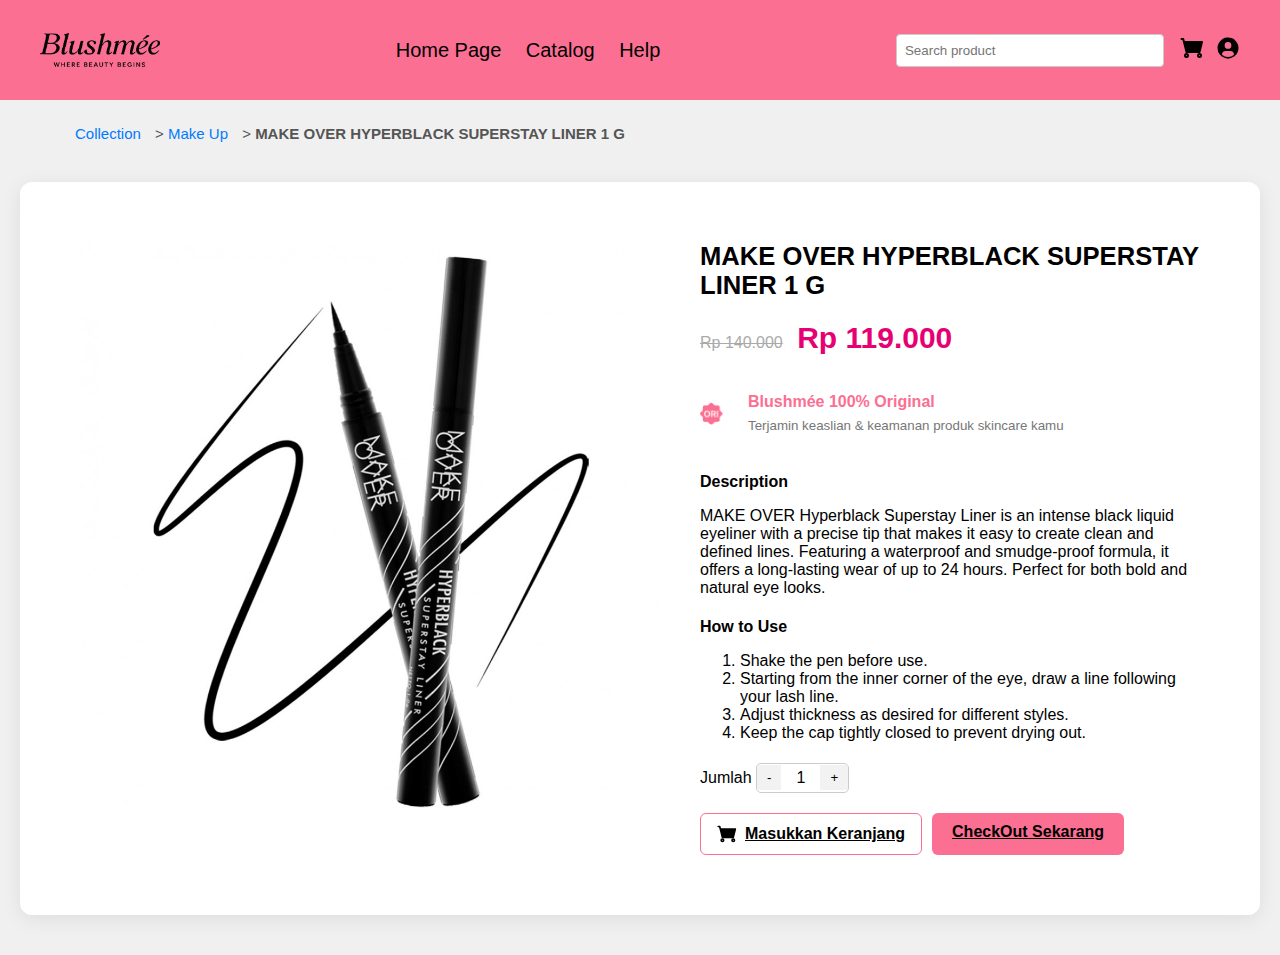
<file: detailproduk3.html>
<!DOCTYPE html>
<html lang="en">
<head>
  <meta charset="UTF-8" />
  <meta name="viewport" content="width=device-width, initial-scale=1.0"/>
  <title>Detail Produk - Blushmée</title>
  <style>
    body {
      margin: 0;
      font-family: 'Segoe UI', sans-serif;
      background-color: #F0F0F0;
      font-size: 16px;
    }

    .navbar {
      display: flex;
      justify-content: space-between;
      align-items: center;
      background: #FB6F92;
      padding: 20px 40px;
      color: rgb(0, 0, 0);
    }

       .logo {
        max-width: 120px;
        overflow: hidden;
        flex-shrink: 0;
        display: flex;
        align-items: center;
      }
      
      .logo img {
        height: 60px;
        width: auto;
        max-width: 100%;
        object-fit: contain;
      }

    .navbar nav a {
      margin: 0 10px;
      color: #000000;
      text-decoration: none;
      font-size: 20px;
    }

    .header-right {
        display: flex;
        align-items: center;
        gap: 16px; 
      }
      
      .search-bar {
        padding: 8px;
        border-radius: 4px;
        border: 1px solid #ccc;
        width: 250px; 
      }
      
      .icons {
        display: flex;
        align-items: center;
        gap: 12px;
      }
      
      .icons img {
        width: 24px;
        height: 24px;
        cursor: pointer;
      }

    .breadcrumb {
      margin: 25px;
      color: #555;
      font-size: 15px ;
      padding-left: 50px; 
    }

    .breadcrumb a {
      color: #007bff;
      text-decoration: none;
      margin-right: 10px;
      font-size: 15px;
    }

    .breadcrumb a:hover {
      text-decoration: underline;
    }

    .product-detail {
      display: flex;
      flex-wrap: wrap;
      justify-content: center;
      gap: 40px;
      padding: 20px 40px;
      align-items: flex-start;
      max-width: 1200px;
      margin: 0 auto;
    }

    .product-image {
      flex: 1 1 400px;
      display: flex;
      justify-content: center;
    }

    .product-image img {
      width: 100%;
      max-width: 600px;
      height: auto;
      border-radius: 8px;
      object-fit: contain;
    }

    .product-info {
      flex: 1 1 400px;
      max-width: 500px;
    }

    .product-info h2 {
      margin-top: 0;
      font-size: 1.6rem;
    }

    .price-block {
      margin: 20px 0;
    }

    .old-price {
      text-decoration: line-through;
      color: #aaa;
      margin-right: 10px;
      font-size: 1rem;
    }

    .new-price {
      font-size: 30px;
      font-weight: bold;
      color: #e60073;
    }

    .blushmee-note-wrapper {
      display: flex;
      align-items: center;
      gap: 10px;
      margin-top: 20px;
      flex-wrap: wrap;
    }

    .note-icon {
      width: 38px;
      height: 38px;
      object-fit: contain;
    }

    .blushmee-note {
      font-weight: bold;
      color: #FB6F92;
      line-height: 1.4;
      font-size: 1rem;
    }

    .blushmee-note small {
      font-weight: normal;
      color: #777;
      display: block;
      margin-top: 3px;
    }

    .description h4 {
      margin-bottom: 5px;
    }

    .qty-control {
      display: inline-flex;
      align-items: center;
      border: 1px solid #ccc;
      border-radius: 5px;
      overflow: hidden;
      margin-top: 5px;
    }

    .qty-control button {
      padding: 5px 10px;
      background-color: #f2f2f2;
      border: none;
      cursor: pointer;
    }

    .qty-control span {
      padding: 5px 15px;
      background-color: #fff;
    }

    .buttons {
      margin-top: 20px;
      display: flex;
      flex-wrap: wrap;
      gap: 10px;
    }

    .cart-btn, .buy-btn {
      padding: 10px 20px;
      border: none;
      border-radius: 6px;
      font-weight: bold;
      cursor: pointer;
      font-size: 1rem;
    }

    .cart-btn {
        display: inline-flex;
        align-items: center;
        gap: 8px; 
        background-color: #fff;
        border: 1px solid #FB6F92;
        color: #000000;
        padding: 10px 16px;
        border-radius: 6px;
        font-weight: bold;
        font-size: 1rem;
        cursor: pointer;
        transition: all 0.3s ease;
      }
      
      .cart-btn:hover {
        background-color: #FB6F92;
        color: white;
      }
      
      .cart-btn img {
        width: 20px;
        height: 20px;
      }

    .buy-btn {
      background-color: #FB6F92;
      color: rgb(0, 0, 0);
    }

    .buy-btn:hover {
      opacity: 0.9;
    }

    @media (max-width: 768px) {
      .product-detail {
        flex-direction: column;
        align-items: center;
        padding: 20px;
      }

      .product-image img {
        max-width: 100%;
        width: auto;
      }

      .product-info {
        text-align: center;
      }

      .buttons {
        flex-direction: column;
      }

      .blushmee-note-wrapper {
        justify-content: center;
        text-align: center;
      }
    }

    .product-wrapper {
        background-color: white;
        border-radius: 12px;
        box-shadow: 0 4px 20px rgba(0, 0, 0, 0.08);
        margin: 40px auto;
        padding: 40px 20px;
        max-width: 1200px;
      }
  </style>
</head>
<body>
    <header class="navbar">
        <div class="logo">
          <img src="logo.png" alt="Blushmée Logo">
        </div>
            <nav>
              <a href="index.html">Home Page</a>
              <a href="catalog.html">Catalog</a>
              <a href="bantuan.html">Help</a>
            </nav>
            <div class="header-right">
                <input type="text" placeholder="Search product" class="search-bar">
                <div class="icons">
                  <a href="cart.html">
                    <img src="keranjang icon.svg" alt="Keranjang" width="24" height="24">
                  </a>
                  <a href="profil.html">
                    <img src="profile icon.svg" alt="Profil" width="24" height="24">
                  </a>
                </div>
              </div>
  </header>

  <div class="breadcrumb">
    <a href="beranda.html">Collection</a> &gt;
    <a href="catalog.html">Make Up</a> &gt;
    <strong>MAKE OVER HYPERBLACK SUPERSTAY LINER 1 G</strong>
  </div>

  <div class="product-wrapper">
  <main class="product-detail">
    <div class="product-image">
      <img src="Eyeliner.jpg" alt="MAKE OVER HYPERBLACK SUPERSTAY LINER 1 G" />
    </div>
    <div class="product-info">
      <h2>MAKE OVER HYPERBLACK SUPERSTAY LINER 1 G</h2>
      <div class="price-block">
        <span class="old-price">Rp 140.000</span>
        <span class="new-price">Rp 119.000</span>
        <div class="blushmee-note-wrapper">
          <img src="Frame 60.png" alt="Blushmée Original Icon" class="note-icon">
          <p class="blushmee-note">
            Blushmée 100% Original<br>
            <small>Terjamin keaslian & keamanan produk skincare kamu</small>
          </p>
        </div>
      </div>
      <div class="description">
        <h4>Description</h4>
        <p>MAKE OVER Hyperblack Superstay Liner is an intense black liquid eyeliner with a precise tip that makes it easy 
            to create clean and defined lines. Featuring a waterproof and smudge-proof formula, it offers a long-lasting wear 
            of up to 24 hours. Perfect for both bold and natural eye looks.</p>
        <h4>How to Use</h4>
        <ol>
          <li>Shake the pen before use.</li>
          <li>Starting from the inner corner of the eye, draw a line following your lash line.</li>
          <li>Adjust thickness as desired for different styles.</li>
          <li>Keep the cap tightly closed to prevent drying out.</li>
        </ol>
      </div>

      <div class="quantity">
        <label for="qty">Jumlah</label>
        <div class="qty-control">
          <button onclick="decreaseQty()">-</button>
          <span id="qty-value">1</span>
          <button onclick="increaseQty()">+</button>
        </div>
      </div>

      <div class="buttons">
        <a href="cart.html" class="cart-btn">
            <img src="keranjang icon.svg" alt="Keranjang" width="20" height="20" class="cart-icon">
            <span>Masukkan Keranjang</span>
          </a>
        
        <a href="#" class="buy-btn">CheckOut Sekarang </a>
      </div>
    </div>
  </main>

  <script>
    let qty = 1;
    const qtyValue = document.getElementById("qty-value");

    function increaseQty() {
      qty++;
      qtyValue.textContent = qty;
    }

    function decreaseQty() {
      if (qty > 1) {
        qty--;
        qtyValue.textContent = qty;
      }
    }
  </script>
</body>
</html>
</file>
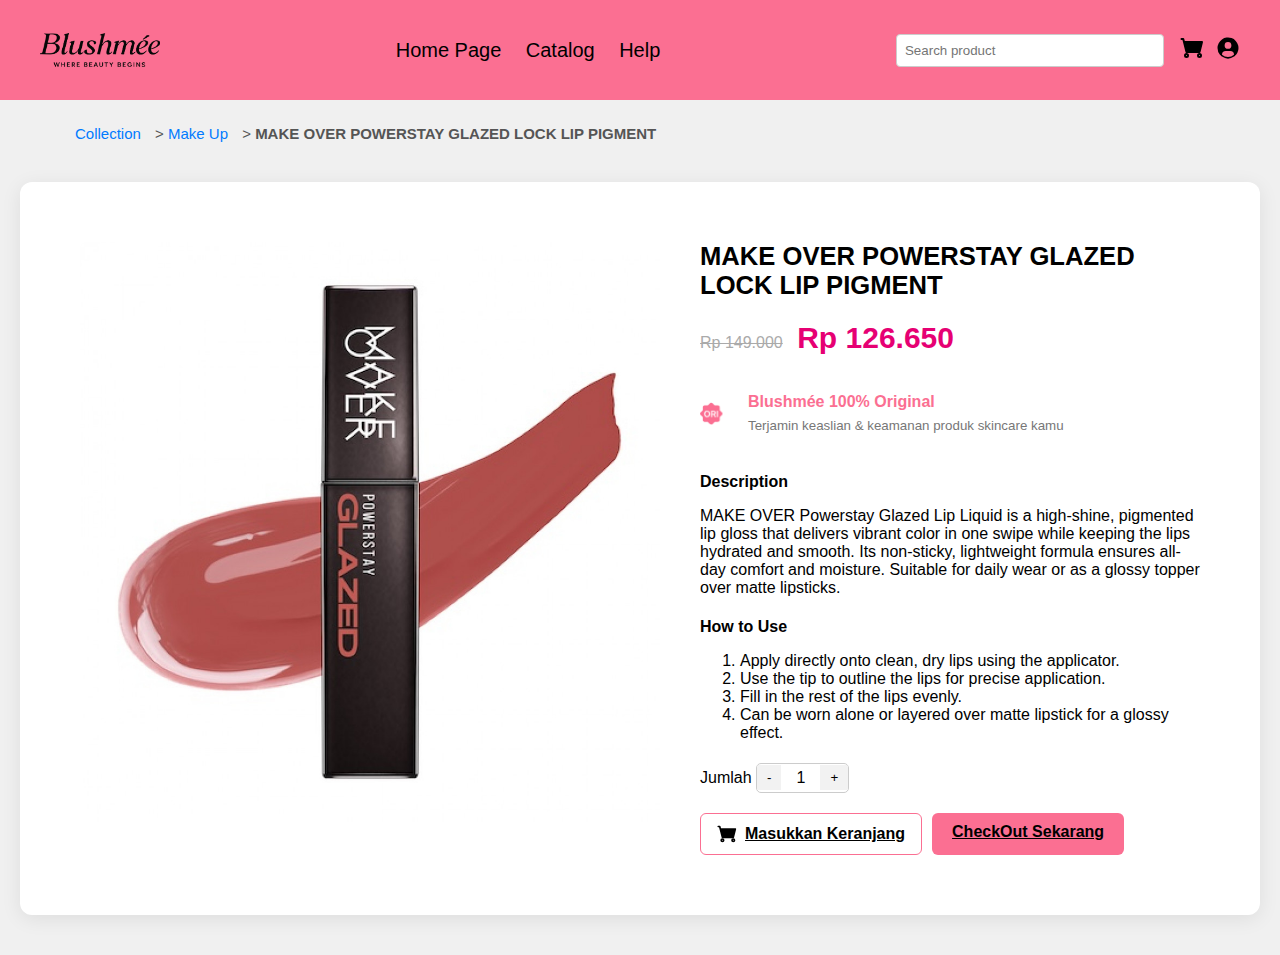
<file: detailproduk4.html>
<!DOCTYPE html>
<html lang="en">
<head>
  <meta charset="UTF-8" />
  <meta name="viewport" content="width=device-width, initial-scale=1.0"/>
  <title>Detail Produk - Blushmée</title>
  <style>
    body {
      margin: 0;
      font-family: 'Segoe UI', sans-serif;
      background-color: #F0F0F0;
      font-size: 16px;
    }

    .navbar {
      display: flex;
      justify-content: space-between;
      align-items: center;
      background: #FB6F92;
      padding: 20px 40px;
      color: rgb(0, 0, 0);
    }

       .logo {
        max-width: 120px;
        overflow: hidden;
        flex-shrink: 0;
        display: flex;
        align-items: center;
      }
      
      .logo img {
        height: 60px;
        width: auto;
        max-width: 100%;
        object-fit: contain;
      }

    .navbar nav a {
      margin: 0 10px;
      color: #000000;
      text-decoration: none;
      font-size: 20px;
    }

    .header-right {
        display: flex;
        align-items: center;
        gap: 16px; 
      }
      
      .search-bar {
        padding: 8px;
        border-radius: 4px;
        border: 1px solid #ccc;
        width: 250px; 
      }
      
      .icons {
        display: flex;
        align-items: center;
        gap: 12px;
      }
      
      .icons img {
        width: 24px;
        height: 24px;
        cursor: pointer;
      }

    .breadcrumb {
      margin: 25px;
      color: #555;
      font-size: 15px ;
      padding-left: 50px; 
    }

    .breadcrumb a {
      color: #007bff;
      text-decoration: none;
      margin-right: 10px;
      font-size: 15px;
    }

    .breadcrumb a:hover {
      text-decoration: underline;
    }

    .product-detail {
      display: flex;
      flex-wrap: wrap;
      justify-content: center;
      gap: 40px;
      padding: 20px 40px;
      align-items: flex-start;
      max-width: 1200px;
      margin: 0 auto;
    }

    .product-image {
      flex: 1 1 400px;
      display: flex;
      justify-content: center;
    }

    .product-image img {
      width: 100%;
      max-width: 600px;
      height: auto;
      border-radius: 8px;
      object-fit: contain;
    }

    .product-info {
      flex: 1 1 400px;
      max-width: 500px;
    }

    .product-info h2 {
      margin-top: 0;
      font-size: 1.6rem;
    }

    .price-block {
      margin: 20px 0;
    }

    .old-price {
      text-decoration: line-through;
      color: #aaa;
      margin-right: 10px;
      font-size: 1rem;
    }

    .new-price {
      font-size: 30px;
      font-weight: bold;
      color: #e60073;
    }

    .blushmee-note-wrapper {
      display: flex;
      align-items: center;
      gap: 10px;
      margin-top: 20px;
      flex-wrap: wrap;
    }

    .note-icon {
      width: 38px;
      height: 38px;
      object-fit: contain;
    }

    .blushmee-note {
      font-weight: bold;
      color: #FB6F92;
      line-height: 1.4;
      font-size: 1rem;
    }

    .blushmee-note small {
      font-weight: normal;
      color: #777;
      display: block;
      margin-top: 3px;
    }

    .description h4 {
      margin-bottom: 5px;
    }

    .qty-control {
      display: inline-flex;
      align-items: center;
      border: 1px solid #ccc;
      border-radius: 5px;
      overflow: hidden;
      margin-top: 5px;
    }

    .qty-control button {
      padding: 5px 10px;
      background-color: #f2f2f2;
      border: none;
      cursor: pointer;
    }

    .qty-control span {
      padding: 5px 15px;
      background-color: #fff;
    }

    .buttons {
      margin-top: 20px;
      display: flex;
      flex-wrap: wrap;
      gap: 10px;
    }

    .cart-btn, .buy-btn {
      padding: 10px 20px;
      border: none;
      border-radius: 6px;
      font-weight: bold;
      cursor: pointer;
      font-size: 1rem;
    }

    .cart-btn {
        display: inline-flex;
        align-items: center;
        gap: 8px; 
        background-color: #fff;
        border: 1px solid #FB6F92;
        color: #000000;
        padding: 10px 16px;
        border-radius: 6px;
        font-weight: bold;
        font-size: 1rem;
        cursor: pointer;
        transition: all 0.3s ease;
      }
      
      .cart-btn:hover {
        background-color: #FB6F92;
        color: white;
      }
      
      .cart-btn img {
        width: 20px;
        height: 20px;
      }

    .buy-btn {
      background-color: #FB6F92;
      color: rgb(0, 0, 0);
    }

    .buy-btn:hover {
      opacity: 0.9;
    }

    @media (max-width: 768px) {
      .product-detail {
        flex-direction: column;
        align-items: center;
        padding: 20px;
      }

      .product-image img {
        max-width: 100%;
        width: auto;
      }

      .product-info {
        text-align: center;
      }

      .buttons {
        flex-direction: column;
      }

      .blushmee-note-wrapper {
        justify-content: center;
        text-align: center;
      }
    }

    .product-wrapper {
        background-color: white;
        border-radius: 12px;
        box-shadow: 0 4px 20px rgba(0, 0, 0, 0.08);
        margin: 40px auto;
        padding: 40px 20px;
        max-width: 1200px;
      }
  </style>
</head>
<body>
    <header class="navbar">
        <div class="logo">
          <img src="logo.png" alt="Blushmée Logo">
        </div>
            <nav>
              <a href="index.html">Home Page</a>
              <a href="catalog.html">Catalog</a>
              <a href="bantuan.html">Help</a>
            </nav>
            <div class="header-right">
                <input type="text" placeholder="Search product" class="search-bar">
                <div class="icons">
                  <a href="cart.html">
                    <img src="keranjang icon.svg" alt="Keranjang" width="24" height="24">
                  </a>
                  <a href="profil.html">
                    <img src="profile icon.svg" alt="Profil" width="24" height="24">
                  </a>
                </div>
              </div>
  </header>

  <div class="breadcrumb">
    <a href="beranda.html">Collection</a> &gt;
    <a href="catalog.html">Make Up</a> &gt;
    <strong>MAKE OVER POWERSTAY GLAZED LOCK LIP PIGMENT</strong>
  </div>

  <div class="product-wrapper">
  <main class="product-detail">
    <div class="product-image">
      <img src="Make Over lip.jpg" alt="Make Over Cushion" />
    </div>
    <div class="product-info">
      <h2>MAKE OVER POWERSTAY GLAZED LOCK LIP PIGMENT</h2>
      <div class="price-block">
        <span class="old-price">Rp 149.000</span>
        <span class="new-price">Rp 126.650</span>
        <div class="blushmee-note-wrapper">
          <img src="Frame 60.png" alt="Blushmée Original Icon" class="note-icon">
          <p class="blushmee-note">
            Blushmée 100% Original<br>
            <small>Terjamin keaslian & keamanan produk skincare kamu</small>
          </p>
        </div>
      </div>
      <div class="description">
        <h4>Description</h4>
        <p>MAKE OVER Powerstay Glazed Lip Liquid is a high-shine, pigmented lip gloss 
            that delivers vibrant color in one swipe while keeping the lips hydrated and smooth. 
            Its non-sticky, lightweight formula ensures all-day comfort and moisture. 
            Suitable for daily wear or as a glossy topper over matte lipsticks.</p>
        <h4>How to Use</h4>
        <ol>
          <li>Apply directly onto clean, dry lips using the applicator.</li>
          <li>Use the tip to outline the lips for precise application.</li>
          <li>Fill in the rest of the lips evenly.</li>
          <li>Can be worn alone or layered over matte lipstick for a glossy effect.</li>
        </ol>
      </div>

      <div class="quantity">
        <label for="qty">Jumlah</label>
        <div class="qty-control">
          <button onclick="decreaseQty()">-</button>
          <span id="qty-value">1</span>
          <button onclick="increaseQty()">+</button>
        </div>
      </div>

      <div class="buttons">
        <a href="cart.html" class="cart-btn">
            <img src="keranjang icon.svg" alt="Keranjang" width="20" height="20" class="cart-icon">
            <span>Masukkan Keranjang</span>
          </a>
        
        <a href="#" class="buy-btn">CheckOut Sekarang </a>
      </div>
    </div>
  </main>

  <script>
    let qty = 1;
    const qtyValue = document.getElementById("qty-value");

    function increaseQty() {
      qty++;
      qtyValue.textContent = qty;
    }

    function decreaseQty() {
      if (qty > 1) {
        qty--;
        qtyValue.textContent = qty;
      }
    }
  </script>
</body>
</html>
</file>
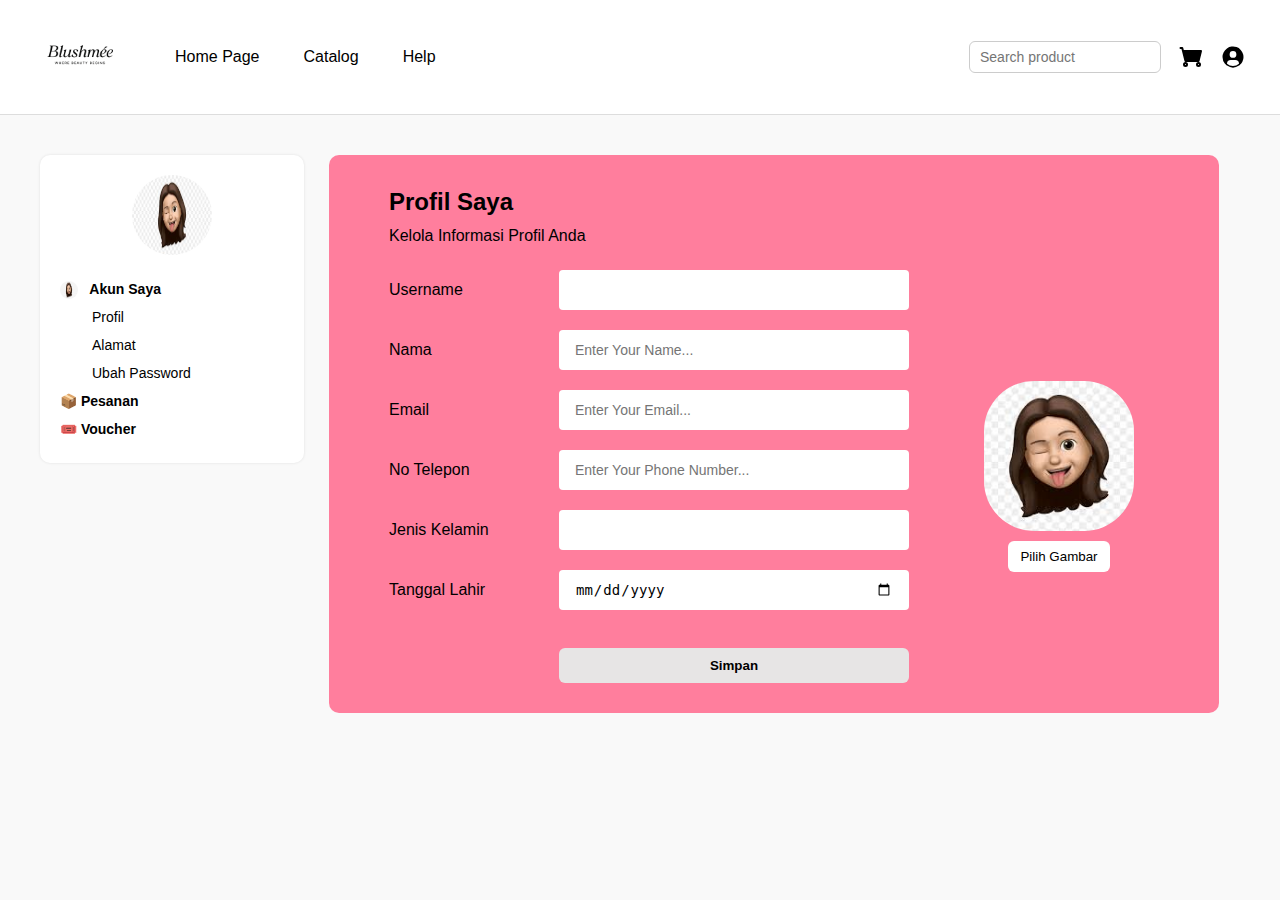
<file: profil.html>
<!DOCTYPE html>
<html lang="id">
  <head>
    <meta charset="UTF-8" />
    <meta name="viewport" content="width=device-width, initial-scale=1.0" />
    <title>Profil Saya - Blushmée</title>
    <link rel="stylesheet" href="profil.css" />
  </head>
  <body>
    <header class="header">
      <div class="logo">
        <img src="blushme.png" alt="Logo Blushmée" class="logo-img" />
      </div>

      <nav class="nav">
        <a href="index.html">Home Page</a>
        <a href="catalog.html">Catalog</a>
        <a href="bantuan.html">Help</a>
      </nav>

      <div class="nav-actions">
        <input type="text" placeholder="Search product" class="search-box" />
        <a href="cart.html" class="icon">
          <img src="keranjang icon.svg" alt="Cart" width="24" height="24" />
        </a>
        <a href="profil.html" class="icon">
          <img src="profile icon.svg" alt="Profile" width="24" height="24" />
        </a>
      </div>
    </header>

    <main class="profile-container">
      <aside class="sidebar">
        <img src="memoji.jpeg" class="profile-pic-circle" alt="Avatar" />
        <ul class="menu">
          <li class="menu-section">
            <img src="memoji.jpeg" class="menu-icon" alt="Memoji" /> Akun Saya
          </li>
          <li class="submenu">Profil</li>
          <li class="submenu">Alamat</li>
          <li class="submenu">Ubah Password</li>
          <li class="menu-section">📦 Pesanan</li>
          <li class="menu-section">🎟️ Voucher</li>
        </ul>
      </aside>

      <section class="profile-form">
        <h2>Profil Saya</h2>
        <p>Kelola Informasi Profil Anda</p>

        <form>
          <label>Username</label>
          <input type="text" placeholder="" />

          <label>Nama</label>
          <input type="text" placeholder="Enter Your Name..." />

          <label>Email</label>
          <input type="email" placeholder="Enter Your Email..." />

          <label>No Telepon</label>
          <input type="text" placeholder="Enter Your Phone Number..." />

          <label>Jenis Kelamin</label>
          <input type="text" placeholder="" />

          <label>Tanggal Lahir</label>
          <input type="date" />

          <button type="submit" class="save-btn">Simpan</button>
        </form>

        <div class="photo-section">
          <div class="photo-box">
            <img src="memoji.jpeg" alt="Foto Profil" class="avatar-img" />
          </div>
          <button>Pilih Gambar</button>
        </div>
      </section>
    </main>
  </body>
</html>
</file>
<file: beranda.css>
body {
  margin: 0;
  font-family: 'Segoe UI', Tahoma, Geneva, Verdana, sans-serif;
  background-color: #ffffff;
  color: #333;
}

.navbar {
  display: flex;
  justify-content: space-between;
  align-items: center;
  background: #FB6F92;
  padding: 20px 40px;
  color: rgb(0, 0, 0);
}

   .logo {
    max-width: 120px;
    overflow: hidden;
    flex-shrink: 0;
    display: flex;
    align-items: center;
  }
  
  .logo img {
    height: 60px;
    width: auto;
    max-width: 100%;
    object-fit: contain;
  }

.navbar nav a {
  margin: 0 10px;
  color: #000000;
  text-decoration: none;
  font-size: 20px;
}

.header-right {
    display: flex;
    align-items: center;
    gap: 16px; 
  }
  
  .search-bar {
    padding: 8px;
    border-radius: 4px;
    border: 1px solid #ccc;
    width: 250px; 
  }
  
  .icons {
    display: flex;
    align-items: center;
    gap: 12px;
  }
  
  .icons img {
    width: 24px;
    height: 24px;
    cursor: pointer;
  }


/* === LOGO & BANNER === */
.banner-with-logo {
  display: flex;
  align-items: center;
  gap: 20px;
  flex-wrap: wrap;
  justify-content: center;
  margin: 30px auto;
  padding: 0 20px;
}

.logo-image img {
  max-width: 300px;
  height: auto;
}

.banner img {
  width: 100%;
  max-width: 600px;
  border-radius: 12px;
  object-fit: cover;
  display: block;
}

/* === PRODUK LIST === */
.product-list {
  display: grid;
  grid-template-columns: repeat(auto-fit, minmax(230px, 1fr));
  gap: 20px;
  padding: 30px;
  background-color: #fff;
  align-items: stretch;
}

.product-card {
  display: flex;
  flex-direction: column;
  justify-content: space-between;
  background-color: #fffafc;
  border: 1px solid #f8d7da;
  border-radius: 10px;
  padding: 15px;
  text-align: center;
  transition: transform 0.3s ease, box-shadow 0.3s ease;
  height: 100%;
}

.product-card:hover {
  transform: translateY(-5px);
  box-shadow: 0 8px 16px rgba(214, 51, 132, 0.1);
}

.product-card img {
  width: 100%;
  height: 200px;
  object-fit: cover;
  border-radius: 8px;
  margin-bottom: 10px;
  transition: transform 0.3s ease;
}

.product-card img:hover {
  transform: scale(1.05);
}

.product-card p {
  margin: 5px 0;
}

.product-price {
  font-weight: bold;
  color: #d63384;
  margin-top: 10px;
}

/* Tombol Tambah Keranjang */
.button-wrapper {
  margin-top: auto;
  display: flex;
  justify-content: center;
}

.product-card button {
  padding: 8px 16px;
  background-color: #d63384;
  color: white;
  border: none;
  border-radius: 20px;
  cursor: pointer;
  transition: background-color 0.3s ease;
}

.product-card button:hover {
  background-color: #c82373;
}

/* === RESPONSIVE DESIGN === */
@media (max-width: 768px) {
  .navbar {
    flex-direction: column;
    align-items: flex-start;
  }

  .nav-links {
    margin-top: 10px;
  }

  .banner-with-logo {
    flex-direction: column;
    align-items: center;
  }

  .product-card img {
    height: 180px;
  }
}
</file>
<file: bantuan.css>
body {
  margin: 0;
  font-family: 'Segoe UI', sans-serif;
  background: #f9f9f9;
  color: black;
}

.header {
  display: flex;
  align-items: center;
  justify-content: flex-start;
  padding: 10px 35px;
  background: white;
  border-bottom: 1px solid #ddd;
  gap: 40px;
}

.logo-img {
  height: 90px;
  width: auto;
}

.nav {
  display: flex;
  gap: 24px;
  flex-shrink: 0;
}

.nav a {
  text-decoration: none;
  color: black;
  font-size: 16px;
  padding: 6px 10px;
}

.nav-actions {
  display: flex;
  align-items: center;
  gap: 18px;
  margin-left: auto;
}

.search-box {
  display: flex;
  justify-content: center;
  flex-wrap: wrap;
}

.search-box input {
  padding: 10px;
  width: 500px;
  border-radius: 5px 0 0 5px;
  border: none;
}

.search-box button {
  background: none;
  border: none;
  color: #ff7e9d;
  background-color: white;
  padding: 10px 12px;
  cursor: pointer;
  border-radius: 0 5px 5px 0;
}

.help-hero {
  background-color: #ff7e9d;
  color: white;
  text-align: center;
  padding: 40px 20px 30px;
}

.help-hero h2 {
  margin-bottom: 15px;
  font-weight: 500;
}

.category-section,
.faq-section {
  padding: 30px;
  max-width: 980px;
  margin: 0 auto;
}

.category-section h3,
.faq-section h3 {
  text-align: left;
  margin-bottom: 30px;
  font-size: 20px;
}

.category-grid {
  display: grid;
  grid-template-columns: repeat(2, minmax(200px, 1fr));
  gap: 20px 40px;
}

.category-item {
  display: flex;
  align-items: center;
  padding: 12px 16px;
  background-color: #f5f5f5;
  border-radius: 8px;
  font-size: 14px;
  gap: 10px;
  cursor: pointer;
  transition: background-color 0.2s ease;
}

.category-item:hover {
  background-color: #ffe2e9;
}

.faq-item {
  padding: 12px 15px;
  background-color: #f9f9f9;
  border-left: 4px solid #ff7e9d;
  margin-bottom: 10px;
  border-radius: 5px;
  font-size: 14px;
}

.faq-question {
  background: none;
  border: none;
  padding: 0;
  width: 100%;
  text-align: left;
  font-size: 15px;
  font-weight: 600;
  cursor: pointer;
}

.faq-answer {
  margin-top: 8px;
  font-size: 14px;
  display: none;
  color: #444;
}

.faq-item.active .faq-answer {
  display: block;
}

@media (max-width: 768px) {
  .header {
    flex-direction: column;
    align-items: flex-start;
    gap: 10px;
    padding: 15px 20px;
  }

  .logo-img {
    height: 60px;
  }

  .nav {
    flex-wrap: wrap;
    gap: 12px;
  }

  .nav-actions {
    width: 100%;
    justify-content: flex-start;
    flex-wrap: wrap;
    gap: 12px;
  }

  .search-box {
    flex-direction: row;
    justify-content: center;
    flex-wrap: nowrap;
    gap: 0;
  }

  .search-box input {
    width: 70vw;
    font-size: 15px;
    border-radius: 5px 0 0 5px;
  }

  .search-box button {
    font-size: 15px;
    border-radius: 0 5px 5px 0;
  }

  .category-grid {
    grid-template-columns: repeat(2, minmax(120px, 1fr));
    gap: 16px;
  }

  .category-item {
    font-size: 13px;
    padding: 10px 12px;
  }

  .help-hero h2 {
    font-size: 22px;
  }

  .faq-item {
    font-size: 13.5px;
  }

  .faq-question {
    font-size: 14px;
  }

  .faq-answer {
    font-size: 13px;
  }
}
</file>
<file: catalog.css>
body {
  margin: 0;
  font-family: sans-serif;
  background-color: #fff;
}

.navbar {
  display: flex;
  justify-content: space-between;
  align-items: center;
  background: #FB6F92;
  padding: 20px 40px;
  color: rgb(0, 0, 0);
}

   .logo {
    max-width: 120px;
    overflow: hidden;
    flex-shrink: 0;
    display: flex;
    align-items: center;
  }
  
  .logo img {
    height: 60px;
    width: auto;
    max-width: 100%;
    object-fit: contain;
  }

.navbar nav a {
  margin: 0 10px;
  color: #000000;
  text-decoration: none;
  font-size: 20px;
}

.header-right {
    display: flex;
    align-items: center;
    gap: 16px; 
  }
  
  .search-bar {
    padding: 8px;
    border-radius: 4px;
    border: 1px solid #ccc;
    width: 250px; 
  }
  
  .icons {
    display: flex;
    align-items: center;
    gap: 12px;
  }
  
  .icons img {
    width: 24px;
    height: 24px;
    cursor: pointer;
  }

.catalog-container {
  max-width: 1000px;
  margin: 20px auto;
  padding: 0 20px;
}

.banner img {
  width: 100%;
  display: block;
}

.catalog-container {
  padding: 30px;
  max-width: 1200px;
  margin: auto;
}

.product-grid {
  display: grid;
  grid-template-columns: repeat(auto-fit, minmax(220px, 1fr));
  gap: 30px;
  margin-top: 40px;
  justify-items: center;
}


.product-card-lip,
.product-card-hyperblack,
.product-card-cushion,
.product-card-foundation {
  display: flex;
  flex-direction: column;
  align-items: center;
  text-align: center;
  transition: transform 0.3s ease;
  cursor: pointer;
}

.product-card-lip:hover,
.product-card-hyperblack:hover,
.product-card-cushion:hover,
.product-card-foundation:hover {
  transform: translateY(-5px);
}


.product-card-lip img,
.product-card-hyperblack img,
.product-card-cushion img,
.product-card-foundation img {
  width: 100%;
  max-width: 160px;
  height: auto;
  margin-bottom: 15px;
}


.product-grid p {
  font-size: 14px;
  font-weight: bold;
  color: #000;
  margin: 0;
}

@media (max-width: 768px) {
  .navbar {
    flex-direction: column;
    align-items: flex-start;
    padding: 10px 20px;
    height: auto;
  }

  .nav-links {
    display: flex;
    flex-direction: column;
    align-items: flex-start;
    gap: 10px;
    margin-top: 10px;
  }

  .nav-links a {
    margin: 5px 0;
  }

  .search-cart {
    flex-direction: column;
    align-items: stretch;
    width: 100%;
    margin-top: 10px;
    gap: 10px;
  }

  .search-cart input {
    width: 100%;
    margin-right: 0;
  }

  .icon-cart,
  .icon-profile {
    margin-right: 0;
    margin-left: 0;
  }

  .product-grid {
    grid-template-columns: 1fr;
    gap: 20px;
  }

  .product-card-lip img,
  .product-card-hyperblack img,
  .product-card-cushion img,
  .product-card-foundation img {
    max-width: 200px;
  }

  .product-grid p {
    font-size: 13px;
    padding: 0 10px;
  }
}
</file>
<file: profil.css>
body {
  margin: 0;
  font-family: 'Segoe UI', sans-serif;
  background: #f9f9f9;
  color: black;
}

.header {
  display: flex;
  align-items: center;
  justify-content: flex-start;
  padding: 10px 35px;
  background: white;
  border-bottom: 1px solid #ddd;
  gap: 40px;
}

.logo-img {
  height: 90px;
  width: auto;
}

.nav {
  display: flex;
  gap: 24px;
  flex-shrink: 0;
}

.nav a {
  text-decoration: none;
  color: black;
  font-size: 16px;
  padding: 6px 10px;
}

.nav-actions {
  display: flex;
  align-items: center;
  gap: 18px;
  margin-left: auto;
}

.search-box {
  padding: 7px 10px;
  font-size: 14px;
  border: 1px solid #ccc;
  border-radius: 6px;
  width: 170px;
}

.icon img {
  display: block;
}

.profile-container {
  display: grid;
  grid-template-columns: 22% 75%;
  gap: 15px;
  padding: 40px;
  align-items: flex-start;
}

.sidebar {
  background: #fff;
  padding: 20px;
  border-radius: 10px;
  box-shadow: 0 0 3px rgba(0,0,0,0.1);
  display: flex;
  flex-direction: column;
  align-items: flex-start;
}

.profile-pic-circle {
  width: 80px;
  height: 80px;
  border-radius: 50%;
  margin-bottom: 20px;
  display: block;
  margin: 0 auto 20px auto;
}

.menu {
  list-style: none;
  padding: 0;
  margin: 0;
  width: 100%;
}

.menu li {
  line-height: 2;
  font-size: 14px;
}

.menu-section {
  font-weight: bold;
  padding-left: 0;
}

.menu-icon {
  width: 18px;
  height: 18px;
  border-radius: 50%;
  vertical-align: middle;
  margin-right: 8px;
}

.submenu {
  margin-left: 32px;
  font-weight: normal;
}

.profile-form {
  background: #ff7e9d;
  padding: 30px;
  padding-left: 60px;
  margin-left: 10px;
  border-radius: 10px;
  display: grid;
  grid-template-columns: 2fr 1fr;
  gap: 20px;
  color: black;
}

.profile-form h2 {
  grid-column: span 2;
  margin-top: 3px;
  margin-bottom: -25px;
  font-weight: bold;
}

.profile-form p {
  grid-column: span 2;
  margin-bottom: 5px;
}

form {
  display: grid;
  grid-template-columns: 150px 1fr;
  column-gap: 20px;
  row-gap: 20px;
  align-items: center;
}

form label {
  font-weight: normal; 
}

form input {
  padding: 10px 16px;
  width: 100%;
  max-width: 350px;
  height: 40px;
  border: none;
  border-radius: 4px;
  font-size: 14px;
  box-sizing: border-box;
}

.save-btn {
  grid-column: 2;
  margin-top: 18px;
  padding: 10px 16px;
  background: rgb(231, 229, 229);
  border: none;
  border-radius: 6px;
  cursor: pointer;
  font-weight: bold;
}

.photo-section {
  display: flex;
  flex-direction: column;
  align-items: center;
  justify-content: center;
}

.photo-box {
  width: 150px;
  height: 150px;
  background: white;
  border-radius: 50px;
  margin-bottom: 10px;
  overflow: hidden;
}

.avatar-img {
  width: 100%;
  height: 100%;
  object-fit: cover;
}

.photo-section button {
  background: white;
  border: none;
  padding: 8px 12px;
  border-radius: 6px;
  cursor: pointer;
}

@media (max-width: 768px) {
  .header {
    flex-direction: column;
    align-items: flex-start;
    gap: 10px;
    padding: 15px 20px;
  }

  .logo-img {
    height: 60px;
  }

  .nav {
    flex-wrap: wrap;
    gap: 12px;
  }

  .nav-actions {
    width: 100%;
    justify-content: flex-start;
    flex-wrap: wrap;
    gap: 12px;
  }

  .search-box {
    display: flex; 
    flex-direction: row;
    justify-content: center;
    flex-wrap: nowrap;
    gap: 0;
  }

  .search-box input {
    width: 70vw;
    font-size: 15px;
    border-radius: 5px 0 0 5px;
  }

  .search-box button {
    font-size: 15px;
    border-radius: 0 5px 5px 0;
  }

  .profile-container {
    grid-template-columns: 30% 70%;
    padding: 20px;
  }

  .profile-form {
    grid-template-columns: 1fr;
    padding: 20px;
  }

  form {
    grid-template-columns: 1fr;
  }

  form label {
    margin-bottom: -10px;
  }

  .save-btn,
  .photo-section {
    grid-column: span 1;
    width: 100%;
  }

  .photo-section {
    margin-top: 10px;
  }
}
</file>
